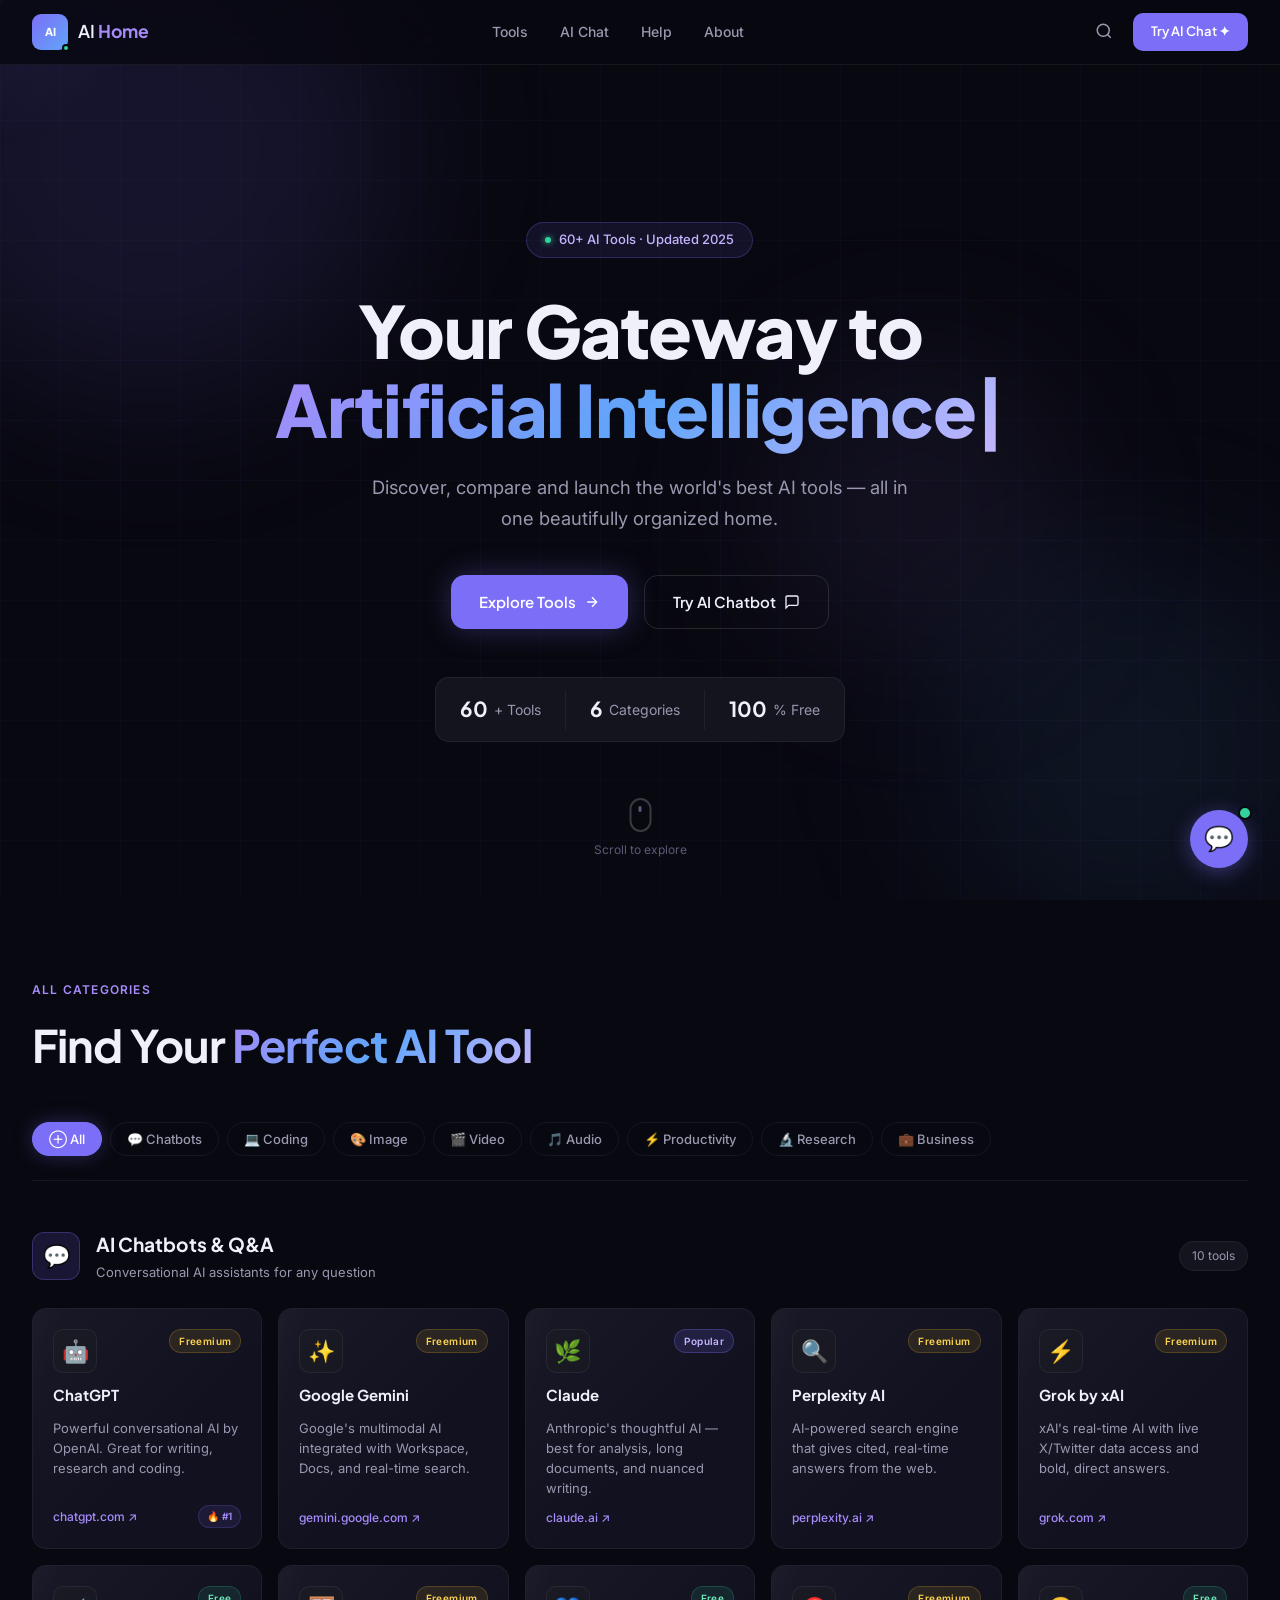
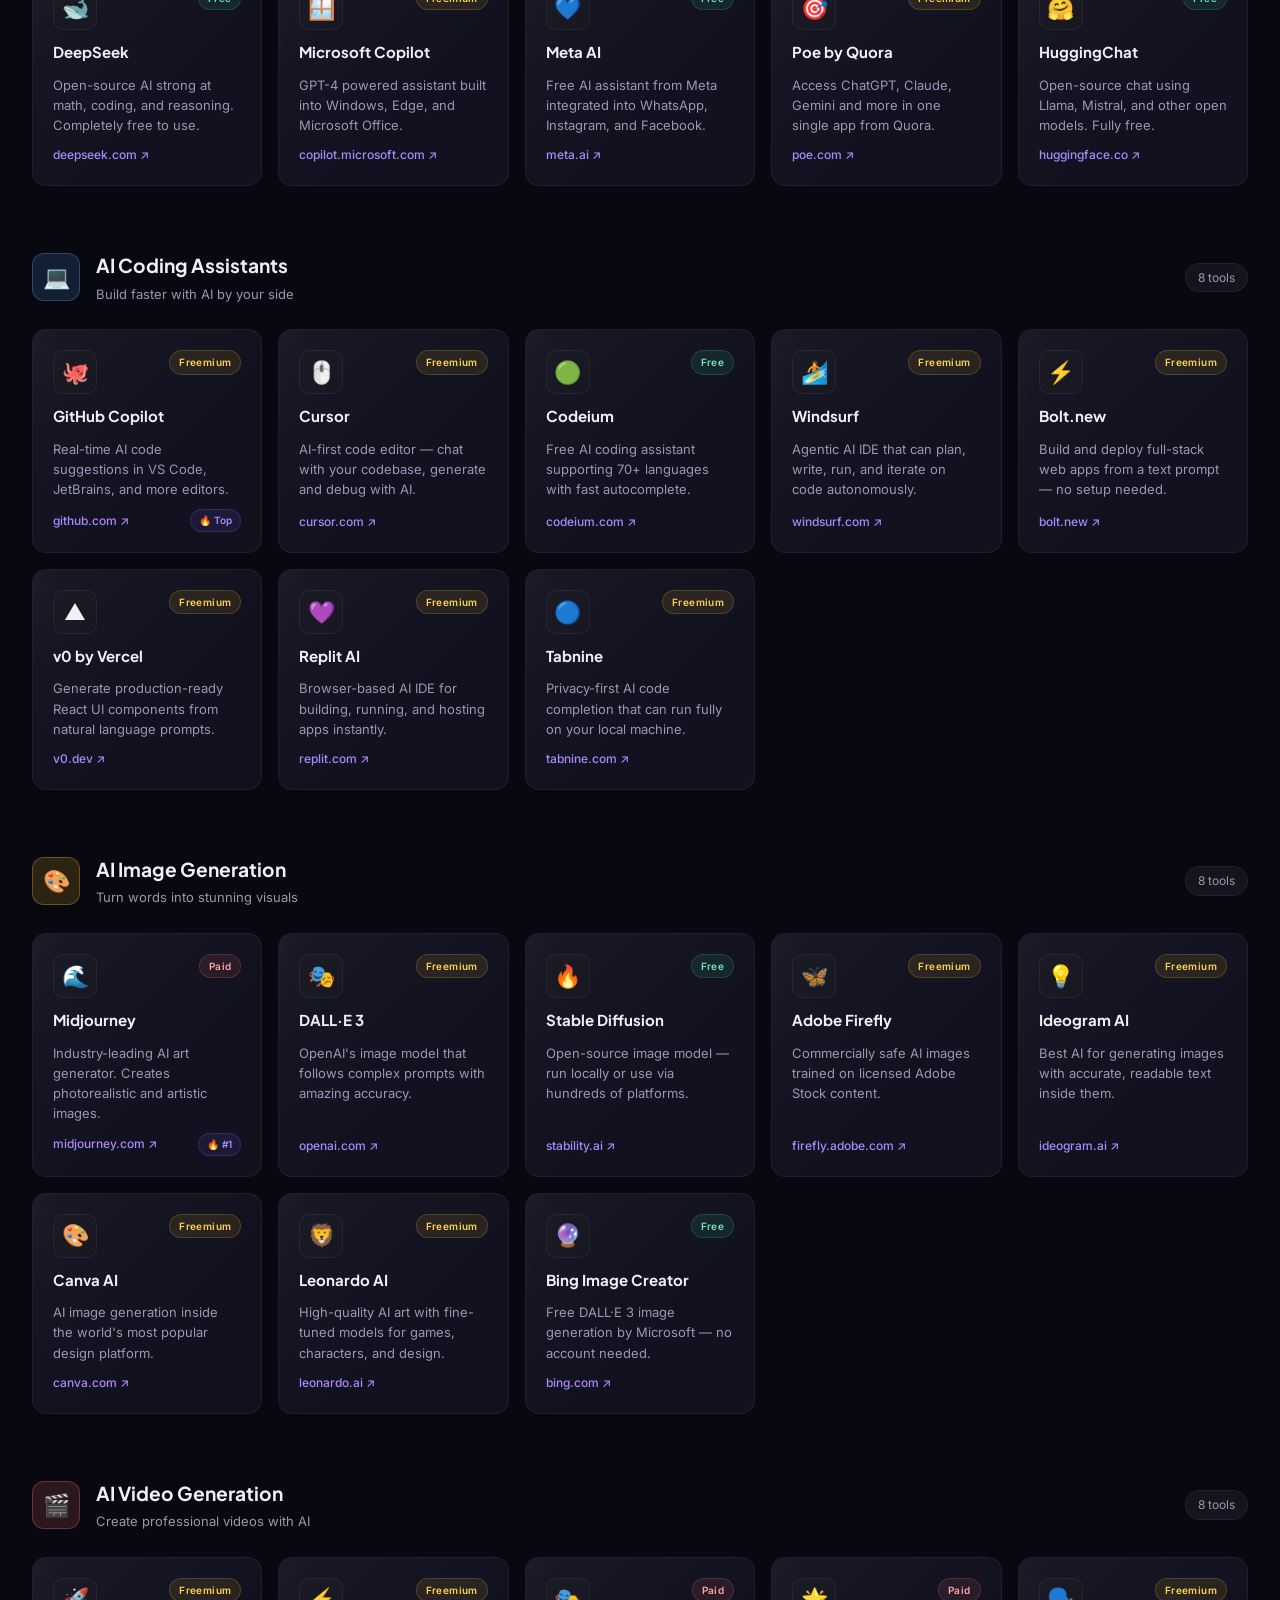
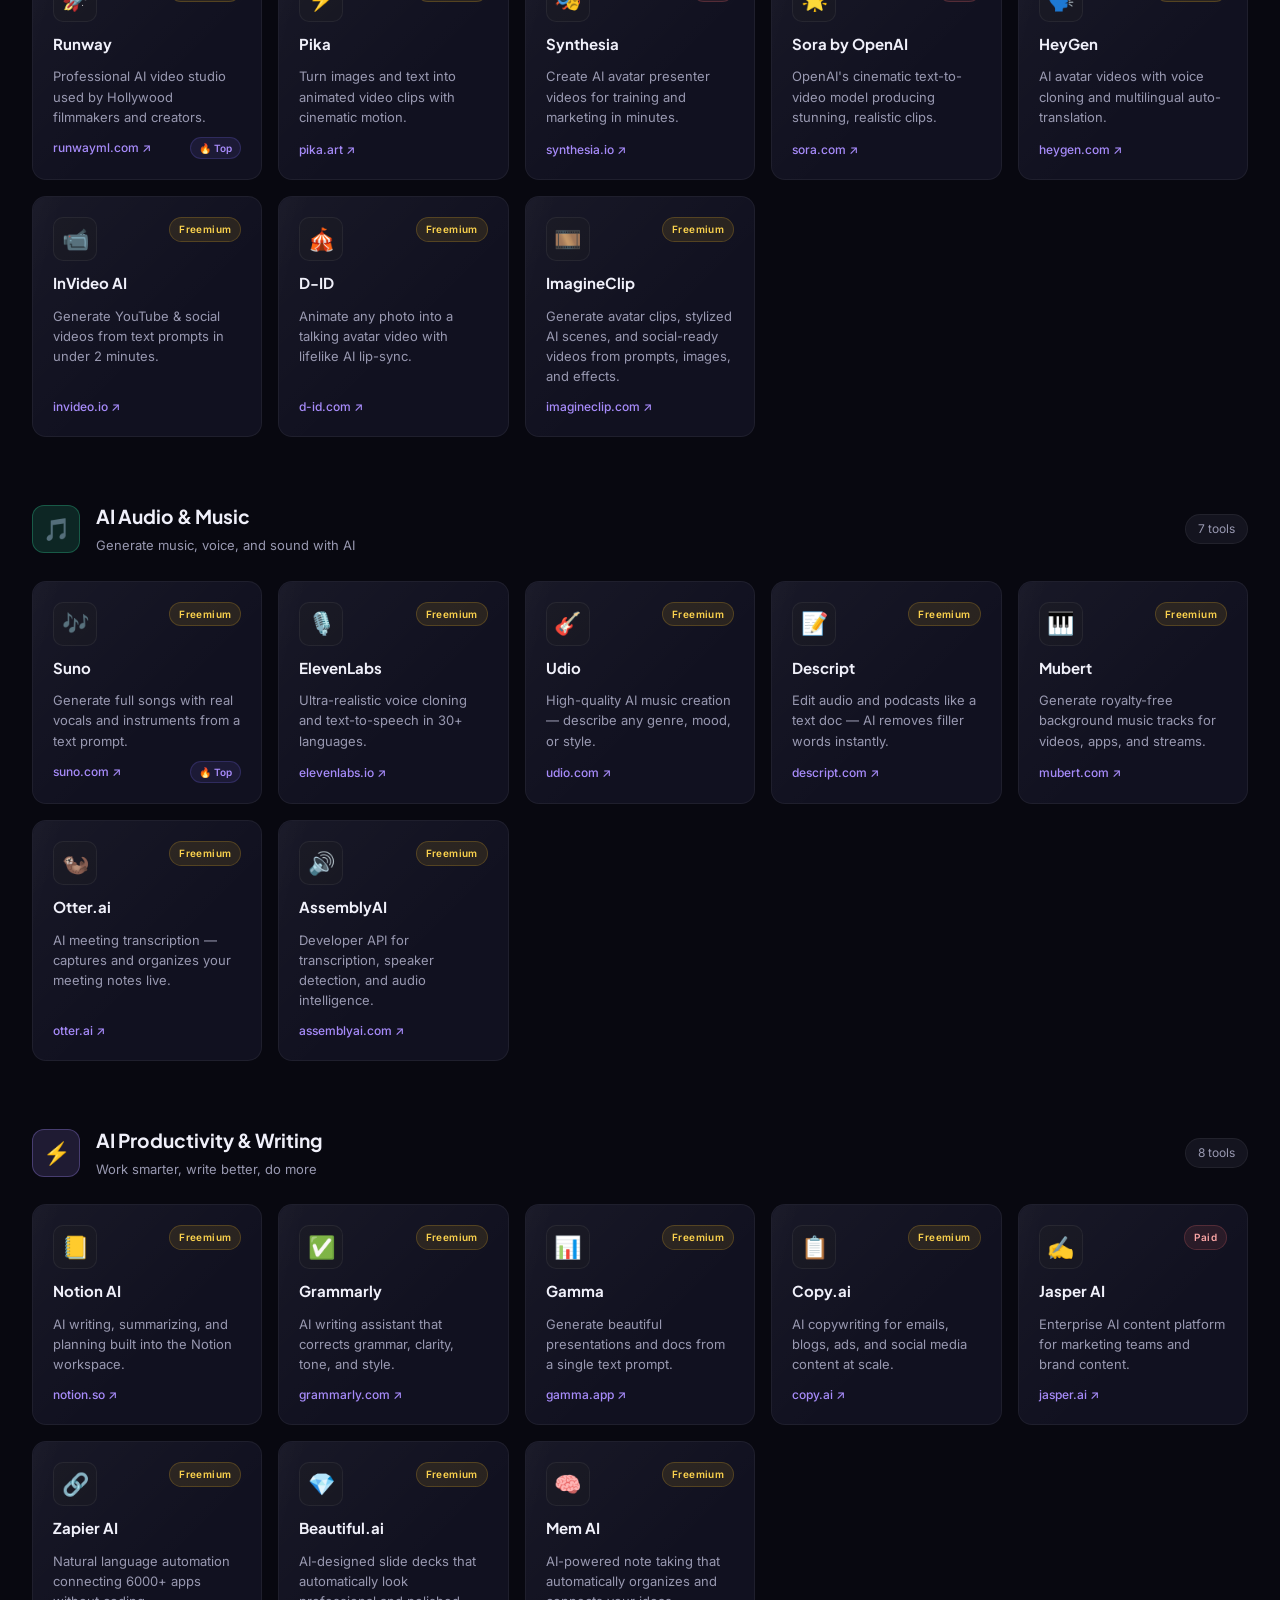
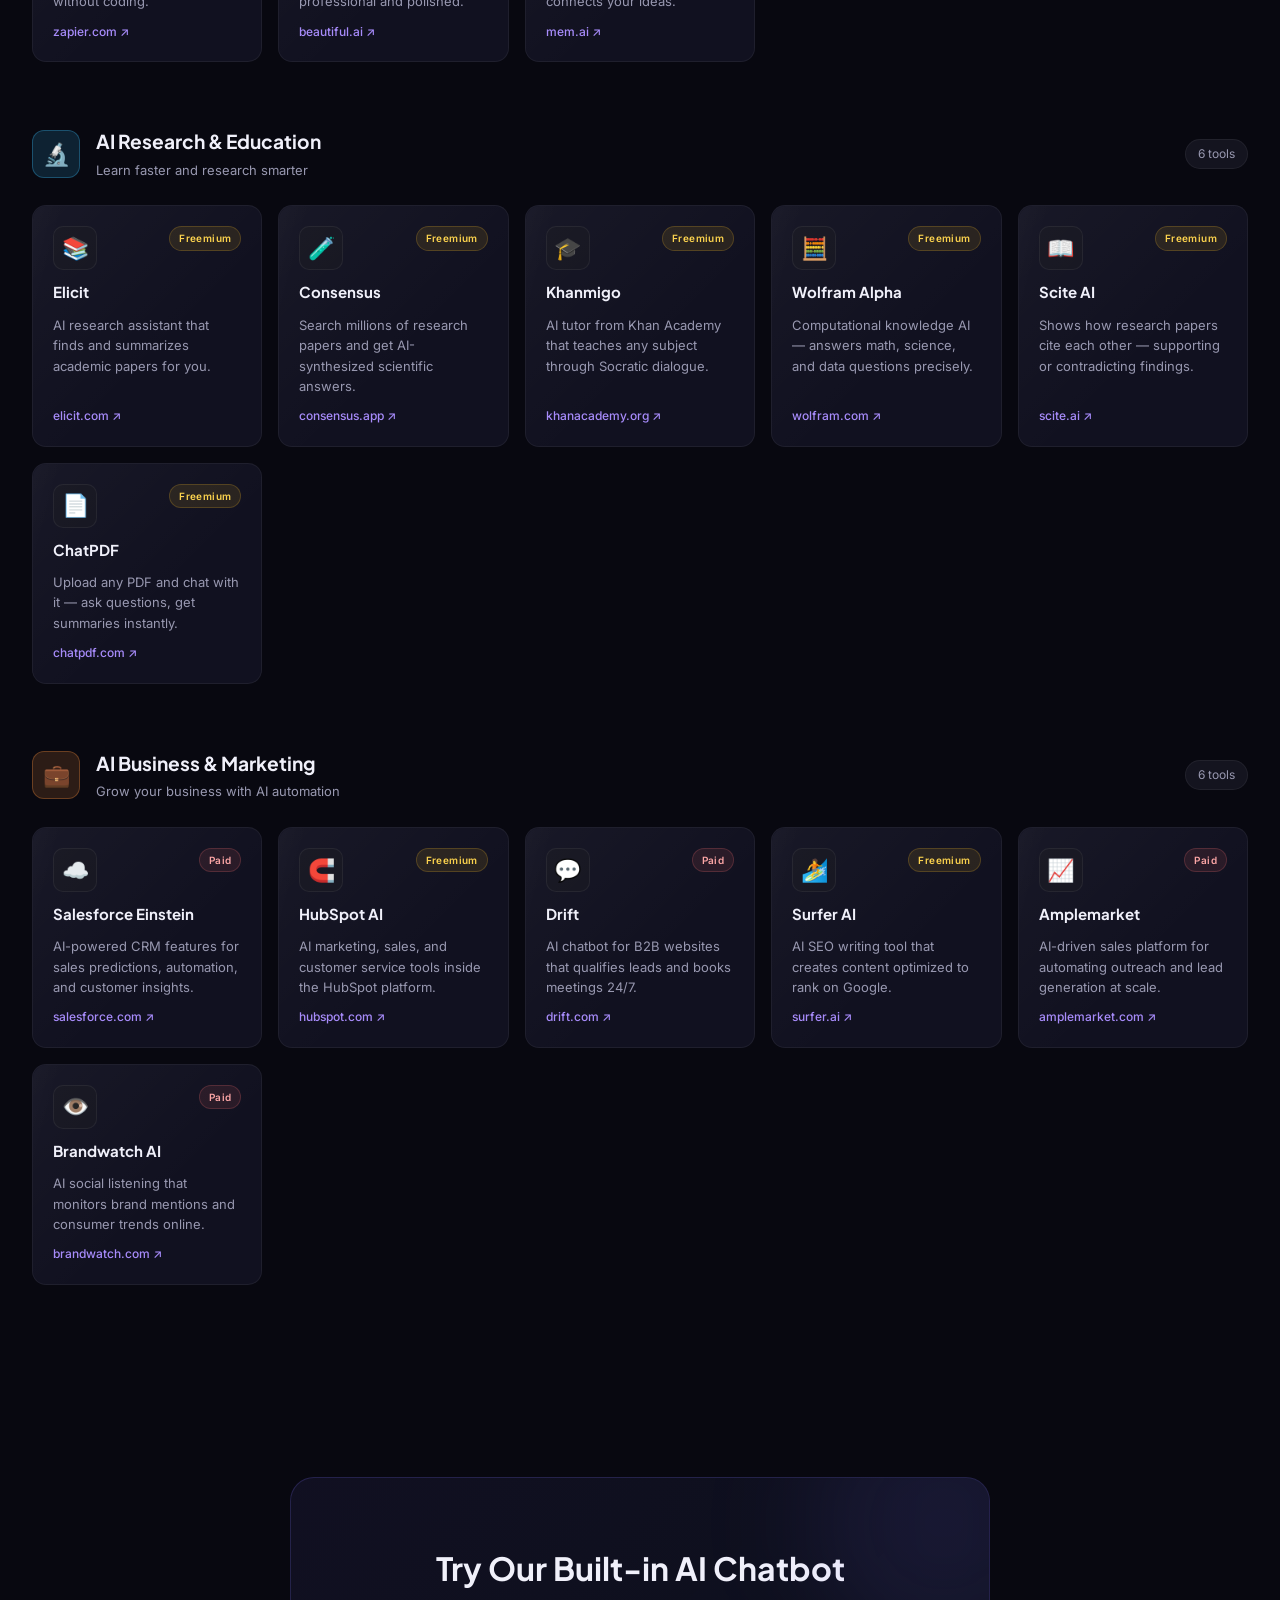
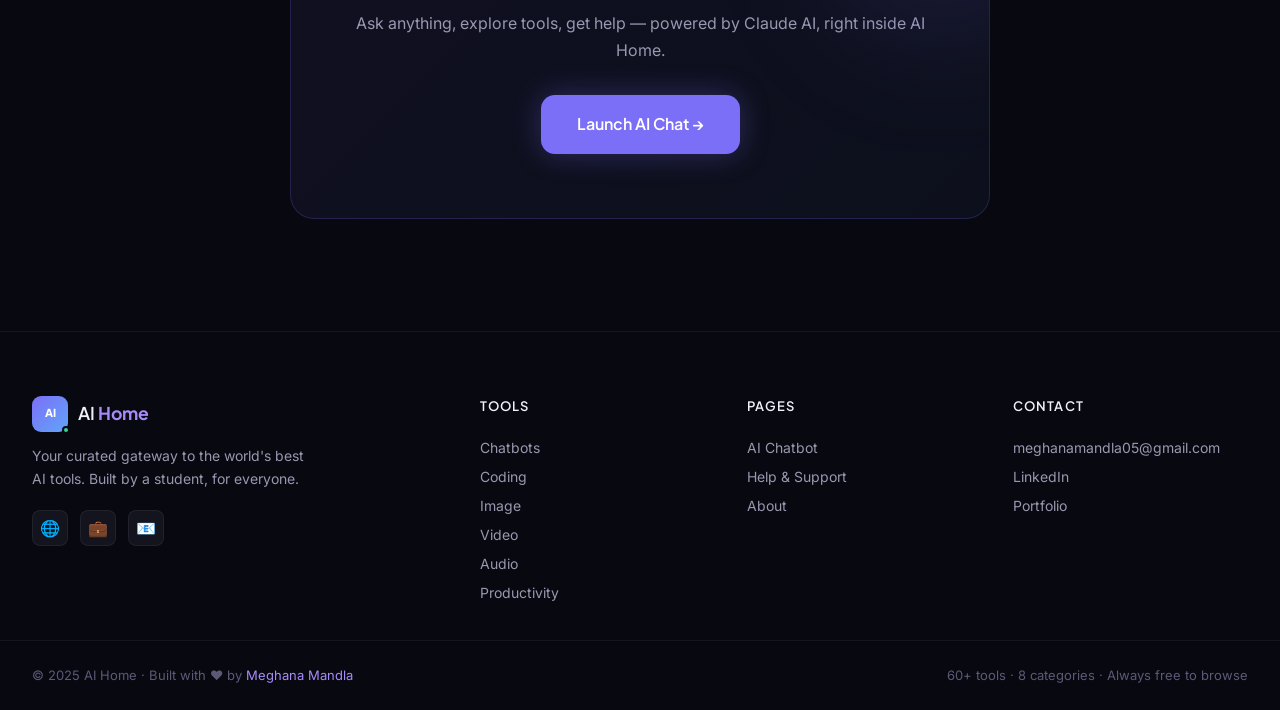
<file: index.html>
<!DOCTYPE html>
<html lang="en">
<head>
<meta charset="UTF-8">
<meta name="viewport" content="width=device-width, initial-scale=1.0">
<title>AI Home – All AI Tools in One Place</title>
<meta name="description" content="AI Home – The ultimate directory of AI tools. Chatbots, coding assistants, image generators, video, audio, productivity tools and more.">
<link rel="icon" href="data:image/svg+xml,<svg xmlns='http://www.w3.org/2000/svg' viewBox='0 0 100 100'><text y='.9em' font-size='90'>🏠</text></svg>">
<link href="https://fonts.googleapis.com/css2?family=Inter:wght@400;500;600;700&family=Plus+Jakarta+Sans:wght@400;500;600;700;800&display=swap" rel="stylesheet">
<link rel="stylesheet" href="css/style.css">
<link rel="stylesheet" href="css/animations.css">
</head>
<body>

<!-- PARTICLE CANVAS -->
<canvas id="particleCanvas"></canvas>

<!-- CURSOR GLOW -->
<div class="cursor-glow" id="cursorGlow"></div>

<!-- NAV -->
<nav id="navbar">
  <div class="nav-inner">
    <a href="index.html" class="nav-logo">
      <div class="logo-icon">
        <span class="logo-ai">AI</span>
        <span class="logo-dot"></span>
      </div>
      <span class="logo-text">AI <strong>Home</strong></span>
    </a>
    <div class="nav-center">
      <a href="#tools" class="nav-link">Tools</a>
      <a href="pages/chatbot.html" class="nav-link">AI Chat</a>
      <a href="pages/help.html" class="nav-link">Help</a>
      <a href="pages/about.html" class="nav-link">About</a>
    </div>
    <div class="nav-right">
      <button class="search-toggle" id="searchToggle" aria-label="Search">
        <svg width="18" height="18" viewBox="0 0 24 24" fill="none" stroke="currentColor" stroke-width="2"><circle cx="11" cy="11" r="8"/><path d="m21 21-4.35-4.35"/></svg>
      </button>
      <a href="pages/chatbot.html" class="btn-nav">Try AI Chat ✦</a>
      <button class="hamburger" id="hamburger">
        <span></span><span></span><span></span>
      </button>
    </div>
  </div>
  <!-- MOBILE MENU -->
  <div class="mobile-menu" id="mobileMenu">
    <a href="#tools">Tools</a>
    <a href="pages/chatbot.html">AI Chat</a>
    <a href="pages/help.html">Help & Support</a>
    <a href="pages/about.html">About</a>
  </div>
</nav>

<!-- SEARCH OVERLAY -->
<div class="search-overlay" id="searchOverlay">
  <div class="search-box">
    <input type="text" id="globalSearch" placeholder="Search 60+ AI tools…" autocomplete="off" />
    <button class="search-close" id="searchClose">✕</button>
  </div>
  <div id="searchResults" class="search-results"></div>
</div>

<!-- HERO -->
<section class="hero">
  <div class="hero-bg-grid"></div>
  <div class="hero-orb hero-orb-1"></div>
  <div class="hero-orb hero-orb-2"></div>
  <div class="hero-orb hero-orb-3"></div>
  <div class="hero-content">
    <div class="hero-badge animate-fade-up delay-1">
      <span class="badge-dot"></span>
      60+ AI Tools · Updated 2025
    </div>
    <h1 class="hero-title animate-fade-up delay-2">
      Your Gateway to<br>
      <span class="gradient-text" id="typedText"></span>
    </h1>
    <p class="hero-sub animate-fade-up delay-3">
      Discover, compare and launch the world's best AI tools — all in one beautifully organized home.
    </p>
    <div class="hero-actions animate-fade-up delay-4">
      <a href="#tools" class="btn-primary">
        Explore Tools
        <svg width="16" height="16" viewBox="0 0 24 24" fill="none" stroke="currentColor" stroke-width="2"><path d="M5 12h14M12 5l7 7-7 7"/></svg>
      </a>
      <a href="pages/chatbot.html" class="btn-ghost">
        Try AI Chatbot
        <svg width="16" height="16" viewBox="0 0 24 24" fill="none" stroke="currentColor" stroke-width="2"><path d="M21 15a2 2 0 0 1-2 2H7l-4 4V5a2 2 0 0 1 2-2h14a2 2 0 0 1 2 2z"/></svg>
      </a>
    </div>
    <!-- STATS -->
    <div class="hero-stats animate-fade-up delay-5">
      <div class="stat-pill"><span class="stat-num" data-target="60">0</span><span>+ Tools</span></div>
      <div class="stat-divider"></div>
      <div class="stat-pill"><span class="stat-num" data-target="6">0</span><span> Categories</span></div>
      <div class="stat-divider"></div>
      <div class="stat-pill"><span class="stat-num" data-target="100">0</span><span>% Free</span></div>
    </div>
  </div>
  <div class="hero-scroll-hint">
    <div class="scroll-mouse">
      <div class="scroll-wheel"></div>
    </div>
    <span>Scroll to explore</span>
  </div>
</section>

<!-- FILTER + TOOLS -->
<section class="tools-section" id="tools">
  <div class="container">
    <div class="section-label animate-on-scroll">All Categories</div>
    <h2 class="section-heading animate-on-scroll">Find Your <span class="gradient-text">Perfect AI Tool</span></h2>

    <!-- FILTER TABS -->
    <div class="filter-bar animate-on-scroll">
      <button class="filter-btn active" data-cat="all">⊕ All</button>
      <button class="filter-btn" data-cat="chatbot">💬 Chatbots</button>
      <button class="filter-btn" data-cat="coding">💻 Coding</button>
      <button class="filter-btn" data-cat="image">🎨 Image</button>
      <button class="filter-btn" data-cat="video">🎬 Video</button>
      <button class="filter-btn" data-cat="audio">🎵 Audio</button>
      <button class="filter-btn" data-cat="productivity">⚡ Productivity</button>
      <button class="filter-btn" data-cat="research">🔬 Research</button>
      <button class="filter-btn" data-cat="business">💼 Business</button>
    </div>

    <!-- TOOL SECTIONS -->
    <div id="allToolSections">

      <!-- CHATBOTS -->
      <div class="tool-section" data-section="chatbot">
        <div class="tool-section-header">
          <div class="section-icon-wrap" style="--c:#7c6ff7">💬</div>
          <div>
            <h3>AI Chatbots & Q&A</h3>
            <p>Conversational AI assistants for any question</p>
          </div>
          <span class="count-badge">10 tools</span>
        </div>
        <div class="tools-grid" id="grid-chatbot">
          <a class="tool-card" href="https://chatgpt.com" target="_blank" data-cat="chatbot" data-name="ChatGPT" data-desc="Powerful conversational AI by OpenAI. Great for writing, research and coding.">
            <div class="card-shine"></div>
            <div class="card-top"><div class="tool-icon">🤖</div><span class="badge freemium">Freemium</span></div>
            <div class="tool-name">ChatGPT</div>
            <div class="tool-desc">Powerful conversational AI by OpenAI. Great for writing, research and coding.</div>
            <div class="card-footer"><span class="visit-link">chatgpt.com ↗</span><span class="hot-tag">🔥 #1</span></div>
          </a>
          <a class="tool-card" href="https://gemini.google.com" target="_blank" data-cat="chatbot" data-name="Google Gemini" data-desc="Google's multimodal AI integrated with Workspace, Docs, and real-time search.">
            <div class="card-shine"></div>
            <div class="card-top"><div class="tool-icon">✨</div><span class="badge freemium">Freemium</span></div>
            <div class="tool-name">Google Gemini</div>
            <div class="tool-desc">Google's multimodal AI integrated with Workspace, Docs, and real-time search.</div>
            <div class="card-footer"><span class="visit-link">gemini.google.com ↗</span></div>
          </a>
          <a class="tool-card" href="https://claude.ai" target="_blank" data-cat="chatbot" data-name="Claude" data-desc="Anthropic's thoughtful AI — best for analysis, long documents, and nuanced writing.">
            <div class="card-shine"></div>
            <div class="card-top"><div class="tool-icon">🌿</div><span class="badge popular">Popular</span></div>
            <div class="tool-name">Claude</div>
            <div class="tool-desc">Anthropic's thoughtful AI — best for analysis, long documents, and nuanced writing.</div>
            <div class="card-footer"><span class="visit-link">claude.ai ↗</span></div>
          </a>
          <a class="tool-card" href="https://www.perplexity.ai" target="_blank" data-cat="chatbot" data-name="Perplexity AI" data-desc="AI-powered search engine that gives cited, real-time answers from the web.">
            <div class="card-shine"></div>
            <div class="card-top"><div class="tool-icon">🔍</div><span class="badge freemium">Freemium</span></div>
            <div class="tool-name">Perplexity AI</div>
            <div class="tool-desc">AI-powered search engine that gives cited, real-time answers from the web.</div>
            <div class="card-footer"><span class="visit-link">perplexity.ai ↗</span></div>
          </a>
          <a class="tool-card" href="https://grok.com" target="_blank" data-cat="chatbot" data-name="Grok" data-desc="xAI's real-time AI with live X/Twitter data access and bold, direct answers.">
            <div class="card-shine"></div>
            <div class="card-top"><div class="tool-icon">⚡</div><span class="badge freemium">Freemium</span></div>
            <div class="tool-name">Grok by xAI</div>
            <div class="tool-desc">xAI's real-time AI with live X/Twitter data access and bold, direct answers.</div>
            <div class="card-footer"><span class="visit-link">grok.com ↗</span></div>
          </a>
          <a class="tool-card" href="https://deepseek.com" target="_blank" data-cat="chatbot" data-name="DeepSeek" data-desc="Open-source AI strong at math, coding, and reasoning. Completely free to use.">
            <div class="card-shine"></div>
            <div class="card-top"><div class="tool-icon">🐋</div><span class="badge free">Free</span></div>
            <div class="tool-name">DeepSeek</div>
            <div class="tool-desc">Open-source AI strong at math, coding, and reasoning. Completely free to use.</div>
            <div class="card-footer"><span class="visit-link">deepseek.com ↗</span></div>
          </a>
          <a class="tool-card" href="https://copilot.microsoft.com" target="_blank" data-cat="chatbot" data-name="Microsoft Copilot" data-desc="GPT-4 powered assistant built into Windows, Edge, and Microsoft Office.">
            <div class="card-shine"></div>
            <div class="card-top"><div class="tool-icon">🪟</div><span class="badge freemium">Freemium</span></div>
            <div class="tool-name">Microsoft Copilot</div>
            <div class="tool-desc">GPT-4 powered assistant built into Windows, Edge, and Microsoft Office.</div>
            <div class="card-footer"><span class="visit-link">copilot.microsoft.com ↗</span></div>
          </a>
          <a class="tool-card" href="https://www.meta.ai" target="_blank" data-cat="chatbot" data-name="Meta AI" data-desc="Free AI assistant from Meta integrated into WhatsApp, Instagram, and Facebook.">
            <div class="card-shine"></div>
            <div class="card-top"><div class="tool-icon">💙</div><span class="badge free">Free</span></div>
            <div class="tool-name">Meta AI</div>
            <div class="tool-desc">Free AI assistant from Meta integrated into WhatsApp, Instagram, and Facebook.</div>
            <div class="card-footer"><span class="visit-link">meta.ai ↗</span></div>
          </a>
          <a class="tool-card" href="https://poe.com" target="_blank" data-cat="chatbot" data-name="Poe by Quora" data-desc="Access ChatGPT, Claude, Gemini and more in one single app from Quora.">
            <div class="card-shine"></div>
            <div class="card-top"><div class="tool-icon">🎯</div><span class="badge freemium">Freemium</span></div>
            <div class="tool-name">Poe by Quora</div>
            <div class="tool-desc">Access ChatGPT, Claude, Gemini and more in one single app from Quora.</div>
            <div class="card-footer"><span class="visit-link">poe.com ↗</span></div>
          </a>
          <a class="tool-card" href="https://huggingface.co/chat" target="_blank" data-cat="chatbot" data-name="HuggingChat" data-desc="Open-source chat using Llama, Mistral, and other open models. Fully free.">
            <div class="card-shine"></div>
            <div class="card-top"><div class="tool-icon">🤗</div><span class="badge free">Free</span></div>
            <div class="tool-name">HuggingChat</div>
            <div class="tool-desc">Open-source chat using Llama, Mistral, and other open models. Fully free.</div>
            <div class="card-footer"><span class="visit-link">huggingface.co ↗</span></div>
          </a>
        </div>
      </div>

      <!-- CODING -->
      <div class="tool-section" data-section="coding">
        <div class="tool-section-header">
          <div class="section-icon-wrap" style="--c:#60a5fa">💻</div>
          <div><h3>AI Coding Assistants</h3><p>Build faster with AI by your side</p></div>
          <span class="count-badge">8 tools</span>
        </div>
        <div class="tools-grid" id="grid-coding">
          <a class="tool-card" href="https://github.com/features/copilot" target="_blank" data-cat="coding" data-name="GitHub Copilot" data-desc="Real-time AI code suggestions in VS Code, JetBrains, and more editors.">
            <div class="card-shine"></div>
            <div class="card-top"><div class="tool-icon">🐙</div><span class="badge freemium">Freemium</span></div>
            <div class="tool-name">GitHub Copilot</div>
            <div class="tool-desc">Real-time AI code suggestions in VS Code, JetBrains, and more editors.</div>
            <div class="card-footer"><span class="visit-link">github.com ↗</span><span class="hot-tag">🔥 Top</span></div>
          </a>
          <a class="tool-card" href="https://cursor.com" target="_blank" data-cat="coding" data-name="Cursor" data-desc="AI-first code editor — chat with your codebase, generate and debug with AI.">
            <div class="card-shine"></div>
            <div class="card-top"><div class="tool-icon">🖱️</div><span class="badge freemium">Freemium</span></div>
            <div class="tool-name">Cursor</div>
            <div class="tool-desc">AI-first code editor — chat with your codebase, generate and debug with AI.</div>
            <div class="card-footer"><span class="visit-link">cursor.com ↗</span></div>
          </a>
          <a class="tool-card" href="https://codeium.com" target="_blank" data-cat="coding" data-name="Codeium" data-desc="Free AI coding assistant supporting 70+ languages with fast autocomplete.">
            <div class="card-shine"></div>
            <div class="card-top"><div class="tool-icon">🟢</div><span class="badge free">Free</span></div>
            <div class="tool-name">Codeium</div>
            <div class="tool-desc">Free AI coding assistant supporting 70+ languages with fast autocomplete.</div>
            <div class="card-footer"><span class="visit-link">codeium.com ↗</span></div>
          </a>
          <a class="tool-card" href="https://windsurf.com" target="_blank" data-cat="coding" data-name="Windsurf" data-desc="Agentic AI IDE that can plan, write, run, and iterate on code autonomously.">
            <div class="card-shine"></div>
            <div class="card-top"><div class="tool-icon">🏄</div><span class="badge freemium">Freemium</span></div>
            <div class="tool-name">Windsurf</div>
            <div class="tool-desc">Agentic AI IDE that can plan, write, run, and iterate on code autonomously.</div>
            <div class="card-footer"><span class="visit-link">windsurf.com ↗</span></div>
          </a>
          <a class="tool-card" href="https://bolt.new" target="_blank" data-cat="coding" data-name="Bolt.new" data-desc="Build and deploy full-stack web apps from a text prompt — no setup needed.">
            <div class="card-shine"></div>
            <div class="card-top"><div class="tool-icon">⚡</div><span class="badge freemium">Freemium</span></div>
            <div class="tool-name">Bolt.new</div>
            <div class="tool-desc">Build and deploy full-stack web apps from a text prompt — no setup needed.</div>
            <div class="card-footer"><span class="visit-link">bolt.new ↗</span></div>
          </a>
          <a class="tool-card" href="https://v0.dev" target="_blank" data-cat="coding" data-name="v0 by Vercel" data-desc="Generate production-ready React UI components from natural language prompts.">
            <div class="card-shine"></div>
            <div class="card-top"><div class="tool-icon">▲</div><span class="badge freemium">Freemium</span></div>
            <div class="tool-name">v0 by Vercel</div>
            <div class="tool-desc">Generate production-ready React UI components from natural language prompts.</div>
            <div class="card-footer"><span class="visit-link">v0.dev ↗</span></div>
          </a>
          <a class="tool-card" href="https://replit.com" target="_blank" data-cat="coding" data-name="Replit AI" data-desc="Browser-based AI IDE for building, running, and hosting apps instantly.">
            <div class="card-shine"></div>
            <div class="card-top"><div class="tool-icon">💜</div><span class="badge freemium">Freemium</span></div>
            <div class="tool-name">Replit AI</div>
            <div class="tool-desc">Browser-based AI IDE for building, running, and hosting apps instantly.</div>
            <div class="card-footer"><span class="visit-link">replit.com ↗</span></div>
          </a>
          <a class="tool-card" href="https://tabnine.com" target="_blank" data-cat="coding" data-name="Tabnine" data-desc="Privacy-first AI code completion that can run fully on your local machine.">
            <div class="card-shine"></div>
            <div class="card-top"><div class="tool-icon">🔵</div><span class="badge freemium">Freemium</span></div>
            <div class="tool-name">Tabnine</div>
            <div class="tool-desc">Privacy-first AI code completion that can run fully on your local machine.</div>
            <div class="card-footer"><span class="visit-link">tabnine.com ↗</span></div>
          </a>
        </div>
      </div>

      <!-- IMAGE -->
      <div class="tool-section" data-section="image">
        <div class="tool-section-header">
          <div class="section-icon-wrap" style="--c:#fbbf24">🎨</div>
          <div><h3>AI Image Generation</h3><p>Turn words into stunning visuals</p></div>
          <span class="count-badge">8 tools</span>
        </div>
        <div class="tools-grid">
          <a class="tool-card" href="https://www.midjourney.com" target="_blank" data-cat="image" data-name="Midjourney" data-desc="Industry-leading AI art generator. Creates photorealistic and artistic images.">
            <div class="card-shine"></div>
            <div class="card-top"><div class="tool-icon">🌊</div><span class="badge paid">Paid</span></div>
            <div class="tool-name">Midjourney</div>
            <div class="tool-desc">Industry-leading AI art generator. Creates photorealistic and artistic images.</div>
            <div class="card-footer"><span class="visit-link">midjourney.com ↗</span><span class="hot-tag">🔥 #1</span></div>
          </a>
          <a class="tool-card" href="https://openai.com/dall-e-3" target="_blank" data-cat="image" data-name="DALL·E 3" data-desc="OpenAI's image model that follows complex prompts with amazing accuracy.">
            <div class="card-shine"></div>
            <div class="card-top"><div class="tool-icon">🎭</div><span class="badge freemium">Freemium</span></div>
            <div class="tool-name">DALL·E 3</div>
            <div class="tool-desc">OpenAI's image model that follows complex prompts with amazing accuracy.</div>
            <div class="card-footer"><span class="visit-link">openai.com ↗</span></div>
          </a>
          <a class="tool-card" href="https://stability.ai" target="_blank" data-cat="image" data-name="Stable Diffusion" data-desc="Open-source image model — run locally or use via hundreds of platforms.">
            <div class="card-shine"></div>
            <div class="card-top"><div class="tool-icon">🔥</div><span class="badge free">Free</span></div>
            <div class="tool-name">Stable Diffusion</div>
            <div class="tool-desc">Open-source image model — run locally or use via hundreds of platforms.</div>
            <div class="card-footer"><span class="visit-link">stability.ai ↗</span></div>
          </a>
          <a class="tool-card" href="https://firefly.adobe.com" target="_blank" data-cat="image" data-name="Adobe Firefly" data-desc="Commercially safe AI images trained on licensed Adobe Stock content.">
            <div class="card-shine"></div>
            <div class="card-top"><div class="tool-icon">🦋</div><span class="badge freemium">Freemium</span></div>
            <div class="tool-name">Adobe Firefly</div>
            <div class="tool-desc">Commercially safe AI images trained on licensed Adobe Stock content.</div>
            <div class="card-footer"><span class="visit-link">firefly.adobe.com ↗</span></div>
          </a>
          <a class="tool-card" href="https://ideogram.ai" target="_blank" data-cat="image" data-name="Ideogram AI" data-desc="Best AI for generating images with accurate, readable text inside them.">
            <div class="card-shine"></div>
            <div class="card-top"><div class="tool-icon">💡</div><span class="badge freemium">Freemium</span></div>
            <div class="tool-name">Ideogram AI</div>
            <div class="tool-desc">Best AI for generating images with accurate, readable text inside them.</div>
            <div class="card-footer"><span class="visit-link">ideogram.ai ↗</span></div>
          </a>
          <a class="tool-card" href="https://www.canva.com/ai-image-generator/" target="_blank" data-cat="image" data-name="Canva AI" data-desc="AI image generation inside the world's most popular design platform.">
            <div class="card-shine"></div>
            <div class="card-top"><div class="tool-icon">🎨</div><span class="badge freemium">Freemium</span></div>
            <div class="tool-name">Canva AI</div>
            <div class="tool-desc">AI image generation inside the world's most popular design platform.</div>
            <div class="card-footer"><span class="visit-link">canva.com ↗</span></div>
          </a>
          <a class="tool-card" href="https://leonardo.ai" target="_blank" data-cat="image" data-name="Leonardo AI" data-desc="High-quality AI art with fine-tuned models for games, characters, and design.">
            <div class="card-shine"></div>
            <div class="card-top"><div class="tool-icon">🦁</div><span class="badge freemium">Freemium</span></div>
            <div class="tool-name">Leonardo AI</div>
            <div class="tool-desc">High-quality AI art with fine-tuned models for games, characters, and design.</div>
            <div class="card-footer"><span class="visit-link">leonardo.ai ↗</span></div>
          </a>
          <a class="tool-card" href="https://www.bing.com/images/create" target="_blank" data-cat="image" data-name="Bing Image Creator" data-desc="Free DALL·E 3 image generation by Microsoft — no account needed.">
            <div class="card-shine"></div>
            <div class="card-top"><div class="tool-icon">🔮</div><span class="badge free">Free</span></div>
            <div class="tool-name">Bing Image Creator</div>
            <div class="tool-desc">Free DALL·E 3 image generation by Microsoft — no account needed.</div>
            <div class="card-footer"><span class="visit-link">bing.com ↗</span></div>
          </a>
        </div>
      </div>

      <!-- VIDEO -->
      <div class="tool-section" data-section="video">
        <div class="tool-section-header">
          <div class="section-icon-wrap" style="--c:#f87171">🎬</div>
          <div><h3>AI Video Generation</h3><p>Create professional videos with AI</p></div>
          <span class="count-badge">8 tools</span>
        </div>
        <div class="tools-grid">
          <a class="tool-card" href="https://runwayml.com" target="_blank" data-cat="video" data-name="Runway" data-desc="Professional AI video studio used by Hollywood filmmakers and creators.">
            <div class="card-shine"></div>
            <div class="card-top"><div class="tool-icon">🚀</div><span class="badge freemium">Freemium</span></div>
            <div class="tool-name">Runway</div>
            <div class="tool-desc">Professional AI video studio used by Hollywood filmmakers and creators.</div>
            <div class="card-footer"><span class="visit-link">runwayml.com ↗</span><span class="hot-tag">🔥 Top</span></div>
          </a>
          <a class="tool-card" href="https://pika.art" target="_blank" data-cat="video" data-name="Pika" data-desc="Turn images and text into animated video clips with cinematic motion.">
            <div class="card-shine"></div>
            <div class="card-top"><div class="tool-icon">⚡</div><span class="badge freemium">Freemium</span></div>
            <div class="tool-name">Pika</div>
            <div class="tool-desc">Turn images and text into animated video clips with cinematic motion.</div>
            <div class="card-footer"><span class="visit-link">pika.art ↗</span></div>
          </a>
          <a class="tool-card" href="https://www.synthesia.io" target="_blank" data-cat="video" data-name="Synthesia" data-desc="Create AI avatar presenter videos for training and marketing in minutes.">
            <div class="card-shine"></div>
            <div class="card-top"><div class="tool-icon">🎭</div><span class="badge paid">Paid</span></div>
            <div class="tool-name">Synthesia</div>
            <div class="tool-desc">Create AI avatar presenter videos for training and marketing in minutes.</div>
            <div class="card-footer"><span class="visit-link">synthesia.io ↗</span></div>
          </a>
          <a class="tool-card" href="https://sora.com" target="_blank" data-cat="video" data-name="Sora" data-desc="OpenAI's cinematic text-to-video model producing stunning, realistic clips.">
            <div class="card-shine"></div>
            <div class="card-top"><div class="tool-icon">🌟</div><span class="badge paid">Paid</span></div>
            <div class="tool-name">Sora by OpenAI</div>
            <div class="tool-desc">OpenAI's cinematic text-to-video model producing stunning, realistic clips.</div>
            <div class="card-footer"><span class="visit-link">sora.com ↗</span></div>
          </a>
          <a class="tool-card" href="https://www.heygen.com" target="_blank" data-cat="video" data-name="HeyGen" data-desc="AI avatar videos with voice cloning and multilingual auto-translation.">
            <div class="card-shine"></div>
            <div class="card-top"><div class="tool-icon">🗣️</div><span class="badge freemium">Freemium</span></div>
            <div class="tool-name">HeyGen</div>
            <div class="tool-desc">AI avatar videos with voice cloning and multilingual auto-translation.</div>
            <div class="card-footer"><span class="visit-link">heygen.com ↗</span></div>
          </a>
          <a class="tool-card" href="https://invideo.io" target="_blank" data-cat="video" data-name="InVideo AI" data-desc="Generate YouTube & social videos from text prompts in under 2 minutes.">
            <div class="card-shine"></div>
            <div class="card-top"><div class="tool-icon">📹</div><span class="badge freemium">Freemium</span></div>
            <div class="tool-name">InVideo AI</div>
            <div class="tool-desc">Generate YouTube & social videos from text prompts in under 2 minutes.</div>
            <div class="card-footer"><span class="visit-link">invideo.io ↗</span></div>
          </a>
          <a class="tool-card" href="https://www.d-id.com" target="_blank" data-cat="video" data-name="D-ID" data-desc="Animate any photo into a talking avatar video with lifelike AI lip-sync.">
            <div class="card-shine"></div>
            <div class="card-top"><div class="tool-icon">🎪</div><span class="badge freemium">Freemium</span></div>
            <div class="tool-name">D-ID</div>
            <div class="tool-desc">Animate any photo into a talking avatar video with lifelike AI lip-sync.</div>
            <div class="card-footer"><span class="visit-link">d-id.com ↗</span></div>
          </a>
          <a class="tool-card" href="https://imagineclip.com" target="_blank" data-cat="video" data-name="ImagineClip" data-desc="Generate avatar clips, stylized AI scenes, and social-ready videos from prompts, images, and effects.">
            <div class="card-shine"></div>
            <div class="card-top"><div class="tool-icon">🎞️</div><span class="badge freemium">Freemium</span></div>
            <div class="tool-name">ImagineClip</div>
            <div class="tool-desc">Generate avatar clips, stylized AI scenes, and social-ready videos from prompts, images, and effects.</div>
            <div class="card-footer"><span class="visit-link">imagineclip.com ↗</span></div>
          </a>
        </div>
      </div>

      <!-- AUDIO -->
      <div class="tool-section" data-section="audio">
        <div class="tool-section-header">
          <div class="section-icon-wrap" style="--c:#34d399">🎵</div>
          <div><h3>AI Audio & Music</h3><p>Generate music, voice, and sound with AI</p></div>
          <span class="count-badge">7 tools</span>
        </div>
        <div class="tools-grid">
          <a class="tool-card" href="https://suno.com" target="_blank" data-cat="audio" data-name="Suno" data-desc="Generate full songs with real vocals and instruments from a text prompt.">
            <div class="card-shine"></div>
            <div class="card-top"><div class="tool-icon">🎶</div><span class="badge freemium">Freemium</span></div>
            <div class="tool-name">Suno</div>
            <div class="tool-desc">Generate full songs with real vocals and instruments from a text prompt.</div>
            <div class="card-footer"><span class="visit-link">suno.com ↗</span><span class="hot-tag">🔥 Top</span></div>
          </a>
          <a class="tool-card" href="https://elevenlabs.io" target="_blank" data-cat="audio" data-name="ElevenLabs" data-desc="Ultra-realistic voice cloning and text-to-speech in 30+ languages.">
            <div class="card-shine"></div>
            <div class="card-top"><div class="tool-icon">🎙️</div><span class="badge freemium">Freemium</span></div>
            <div class="tool-name">ElevenLabs</div>
            <div class="tool-desc">Ultra-realistic voice cloning and text-to-speech in 30+ languages.</div>
            <div class="card-footer"><span class="visit-link">elevenlabs.io ↗</span></div>
          </a>
          <a class="tool-card" href="https://udio.com" target="_blank" data-cat="audio" data-name="Udio" data-desc="High-quality AI music creation — describe any genre, mood, or style.">
            <div class="card-shine"></div>
            <div class="card-top"><div class="tool-icon">🎸</div><span class="badge freemium">Freemium</span></div>
            <div class="tool-name">Udio</div>
            <div class="tool-desc">High-quality AI music creation — describe any genre, mood, or style.</div>
            <div class="card-footer"><span class="visit-link">udio.com ↗</span></div>
          </a>
          <a class="tool-card" href="https://www.descript.com" target="_blank" data-cat="audio" data-name="Descript" data-desc="Edit audio and podcasts like a text doc — AI removes filler words instantly.">
            <div class="card-shine"></div>
            <div class="card-top"><div class="tool-icon">📝</div><span class="badge freemium">Freemium</span></div>
            <div class="tool-name">Descript</div>
            <div class="tool-desc">Edit audio and podcasts like a text doc — AI removes filler words instantly.</div>
            <div class="card-footer"><span class="visit-link">descript.com ↗</span></div>
          </a>
          <a class="tool-card" href="https://mubert.com" target="_blank" data-cat="audio" data-name="Mubert" data-desc="Generate royalty-free background music tracks for videos, apps, and streams.">
            <div class="card-shine"></div>
            <div class="card-top"><div class="tool-icon">🎹</div><span class="badge freemium">Freemium</span></div>
            <div class="tool-name">Mubert</div>
            <div class="tool-desc">Generate royalty-free background music tracks for videos, apps, and streams.</div>
            <div class="card-footer"><span class="visit-link">mubert.com ↗</span></div>
          </a>
          <a class="tool-card" href="https://www.otter.ai" target="_blank" data-cat="audio" data-name="Otter.ai" data-desc="AI meeting transcription — captures and organizes your meeting notes live.">
            <div class="card-shine"></div>
            <div class="card-top"><div class="tool-icon">🦦</div><span class="badge freemium">Freemium</span></div>
            <div class="tool-name">Otter.ai</div>
            <div class="tool-desc">AI meeting transcription — captures and organizes your meeting notes live.</div>
            <div class="card-footer"><span class="visit-link">otter.ai ↗</span></div>
          </a>
          <a class="tool-card" href="https://www.assemblyai.com" target="_blank" data-cat="audio" data-name="AssemblyAI" data-desc="Developer API for transcription, speaker detection, and audio intelligence.">
            <div class="card-shine"></div>
            <div class="card-top"><div class="tool-icon">🔊</div><span class="badge freemium">Freemium</span></div>
            <div class="tool-name">AssemblyAI</div>
            <div class="tool-desc">Developer API for transcription, speaker detection, and audio intelligence.</div>
            <div class="card-footer"><span class="visit-link">assemblyai.com ↗</span></div>
          </a>
        </div>
      </div>

      <!-- PRODUCTIVITY -->
      <div class="tool-section" data-section="productivity">
        <div class="tool-section-header">
          <div class="section-icon-wrap" style="--c:#a78bfa">⚡</div>
          <div><h3>AI Productivity & Writing</h3><p>Work smarter, write better, do more</p></div>
          <span class="count-badge">8 tools</span>
        </div>
        <div class="tools-grid">
          <a class="tool-card" href="https://www.notion.so/product/ai" target="_blank" data-cat="productivity" data-name="Notion AI" data-desc="AI writing, summarizing, and planning built into the Notion workspace.">
            <div class="card-shine"></div>
            <div class="card-top"><div class="tool-icon">📒</div><span class="badge freemium">Freemium</span></div>
            <div class="tool-name">Notion AI</div>
            <div class="tool-desc">AI writing, summarizing, and planning built into the Notion workspace.</div>
            <div class="card-footer"><span class="visit-link">notion.so ↗</span></div>
          </a>
          <a class="tool-card" href="https://www.grammarly.com" target="_blank" data-cat="productivity" data-name="Grammarly" data-desc="AI writing assistant that corrects grammar, clarity, tone, and style.">
            <div class="card-shine"></div>
            <div class="card-top"><div class="tool-icon">✅</div><span class="badge freemium">Freemium</span></div>
            <div class="tool-name">Grammarly</div>
            <div class="tool-desc">AI writing assistant that corrects grammar, clarity, tone, and style.</div>
            <div class="card-footer"><span class="visit-link">grammarly.com ↗</span></div>
          </a>
          <a class="tool-card" href="https://gamma.app" target="_blank" data-cat="productivity" data-name="Gamma" data-desc="Generate beautiful presentations and docs from a single text prompt.">
            <div class="card-shine"></div>
            <div class="card-top"><div class="tool-icon">📊</div><span class="badge freemium">Freemium</span></div>
            <div class="tool-name">Gamma</div>
            <div class="tool-desc">Generate beautiful presentations and docs from a single text prompt.</div>
            <div class="card-footer"><span class="visit-link">gamma.app ↗</span></div>
          </a>
          <a class="tool-card" href="https://www.copy.ai" target="_blank" data-cat="productivity" data-name="Copy.ai" data-desc="AI copywriting for emails, blogs, ads, and social media content at scale.">
            <div class="card-shine"></div>
            <div class="card-top"><div class="tool-icon">📋</div><span class="badge freemium">Freemium</span></div>
            <div class="tool-name">Copy.ai</div>
            <div class="tool-desc">AI copywriting for emails, blogs, ads, and social media content at scale.</div>
            <div class="card-footer"><span class="visit-link">copy.ai ↗</span></div>
          </a>
          <a class="tool-card" href="https://www.jasper.ai" target="_blank" data-cat="productivity" data-name="Jasper AI" data-desc="Enterprise AI content platform for marketing teams and brand content.">
            <div class="card-shine"></div>
            <div class="card-top"><div class="tool-icon">✍️</div><span class="badge paid">Paid</span></div>
            <div class="tool-name">Jasper AI</div>
            <div class="tool-desc">Enterprise AI content platform for marketing teams and brand content.</div>
            <div class="card-footer"><span class="visit-link">jasper.ai ↗</span></div>
          </a>
          <a class="tool-card" href="https://zapier.com/ai" target="_blank" data-cat="productivity" data-name="Zapier AI" data-desc="Natural language automation connecting 6000+ apps without coding.">
            <div class="card-shine"></div>
            <div class="card-top"><div class="tool-icon">🔗</div><span class="badge freemium">Freemium</span></div>
            <div class="tool-name">Zapier AI</div>
            <div class="tool-desc">Natural language automation connecting 6000+ apps without coding.</div>
            <div class="card-footer"><span class="visit-link">zapier.com ↗</span></div>
          </a>
          <a class="tool-card" href="https://www.beautiful.ai" target="_blank" data-cat="productivity" data-name="Beautiful.ai" data-desc="AI-designed slide decks that automatically look professional and polished.">
            <div class="card-shine"></div>
            <div class="card-top"><div class="tool-icon">💎</div><span class="badge freemium">Freemium</span></div>
            <div class="tool-name">Beautiful.ai</div>
            <div class="tool-desc">AI-designed slide decks that automatically look professional and polished.</div>
            <div class="card-footer"><span class="visit-link">beautiful.ai ↗</span></div>
          </a>
          <a class="tool-card" href="https://www.mem.ai" target="_blank" data-cat="productivity" data-name="Mem AI" data-desc="AI-powered note taking that automatically organizes and connects your ideas.">
            <div class="card-shine"></div>
            <div class="card-top"><div class="tool-icon">🧠</div><span class="badge freemium">Freemium</span></div>
            <div class="tool-name">Mem AI</div>
            <div class="tool-desc">AI-powered note taking that automatically organizes and connects your ideas.</div>
            <div class="card-footer"><span class="visit-link">mem.ai ↗</span></div>
          </a>
        </div>
      </div>

      <!-- RESEARCH -->
      <div class="tool-section" data-section="research">
        <div class="tool-section-header">
          <div class="section-icon-wrap" style="--c:#38bdf8">🔬</div>
          <div><h3>AI Research & Education</h3><p>Learn faster and research smarter</p></div>
          <span class="count-badge">6 tools</span>
        </div>
        <div class="tools-grid">
          <a class="tool-card" href="https://elicit.com" target="_blank" data-cat="research" data-name="Elicit" data-desc="AI research assistant that finds and summarizes academic papers for you.">
            <div class="card-shine"></div>
            <div class="card-top"><div class="tool-icon">📚</div><span class="badge freemium">Freemium</span></div>
            <div class="tool-name">Elicit</div>
            <div class="tool-desc">AI research assistant that finds and summarizes academic papers for you.</div>
            <div class="card-footer"><span class="visit-link">elicit.com ↗</span></div>
          </a>
          <a class="tool-card" href="https://consensus.app" target="_blank" data-cat="research" data-name="Consensus" data-desc="Search millions of research papers and get AI-synthesized scientific answers.">
            <div class="card-shine"></div>
            <div class="card-top"><div class="tool-icon">🧪</div><span class="badge freemium">Freemium</span></div>
            <div class="tool-name">Consensus</div>
            <div class="tool-desc">Search millions of research papers and get AI-synthesized scientific answers.</div>
            <div class="card-footer"><span class="visit-link">consensus.app ↗</span></div>
          </a>
          <a class="tool-card" href="https://www.khanacademy.org/khan-labs" target="_blank" data-cat="research" data-name="Khanmigo" data-desc="AI tutor from Khan Academy that teaches any subject through Socratic dialogue.">
            <div class="card-shine"></div>
            <div class="card-top"><div class="tool-icon">🎓</div><span class="badge freemium">Freemium</span></div>
            <div class="tool-name">Khanmigo</div>
            <div class="tool-desc">AI tutor from Khan Academy that teaches any subject through Socratic dialogue.</div>
            <div class="card-footer"><span class="visit-link">khanacademy.org ↗</span></div>
          </a>
          <a class="tool-card" href="https://www.wolfram.com/wolfram-one/" target="_blank" data-cat="research" data-name="Wolfram Alpha" data-desc="Computational knowledge AI — answers math, science, and data questions precisely.">
            <div class="card-shine"></div>
            <div class="card-top"><div class="tool-icon">🧮</div><span class="badge freemium">Freemium</span></div>
            <div class="tool-name">Wolfram Alpha</div>
            <div class="tool-desc">Computational knowledge AI — answers math, science, and data questions precisely.</div>
            <div class="card-footer"><span class="visit-link">wolfram.com ↗</span></div>
          </a>
          <a class="tool-card" href="https://scite.ai" target="_blank" data-cat="research" data-name="Scite AI" data-desc="Shows how research papers cite each other — supporting or contradicting findings.">
            <div class="card-shine"></div>
            <div class="card-top"><div class="tool-icon">📖</div><span class="badge freemium">Freemium</span></div>
            <div class="tool-name">Scite AI</div>
            <div class="tool-desc">Shows how research papers cite each other — supporting or contradicting findings.</div>
            <div class="card-footer"><span class="visit-link">scite.ai ↗</span></div>
          </a>
          <a class="tool-card" href="https://www.chatpdf.com" target="_blank" data-cat="research" data-name="ChatPDF" data-desc="Upload any PDF and chat with it — ask questions, get summaries instantly.">
            <div class="card-shine"></div>
            <div class="card-top"><div class="tool-icon">📄</div><span class="badge freemium">Freemium</span></div>
            <div class="tool-name">ChatPDF</div>
            <div class="tool-desc">Upload any PDF and chat with it — ask questions, get summaries instantly.</div>
            <div class="card-footer"><span class="visit-link">chatpdf.com ↗</span></div>
          </a>
        </div>
      </div>

      <!-- BUSINESS -->
      <div class="tool-section" data-section="business">
        <div class="tool-section-header">
          <div class="section-icon-wrap" style="--c:#fb923c">💼</div>
          <div><h3>AI Business & Marketing</h3><p>Grow your business with AI automation</p></div>
          <span class="count-badge">6 tools</span>
        </div>
        <div class="tools-grid">
          <a class="tool-card" href="https://www.salesforce.com/artificial-intelligence/" target="_blank" data-cat="business" data-name="Salesforce Einstein" data-desc="AI-powered CRM features for sales predictions, automation, and customer insights.">
            <div class="card-shine"></div>
            <div class="card-top"><div class="tool-icon">☁️</div><span class="badge paid">Paid</span></div>
            <div class="tool-name">Salesforce Einstein</div>
            <div class="tool-desc">AI-powered CRM features for sales predictions, automation, and customer insights.</div>
            <div class="card-footer"><span class="visit-link">salesforce.com ↗</span></div>
          </a>
          <a class="tool-card" href="https://www.hubspot.com/artificial-intelligence" target="_blank" data-cat="business" data-name="HubSpot AI" data-desc="AI marketing, sales, and customer service tools inside the HubSpot platform.">
            <div class="card-shine"></div>
            <div class="card-top"><div class="tool-icon">🧲</div><span class="badge freemium">Freemium</span></div>
            <div class="tool-name">HubSpot AI</div>
            <div class="tool-desc">AI marketing, sales, and customer service tools inside the HubSpot platform.</div>
            <div class="card-footer"><span class="visit-link">hubspot.com ↗</span></div>
          </a>
          <a class="tool-card" href="https://www.drift.com" target="_blank" data-cat="business" data-name="Drift" data-desc="AI chatbot for B2B websites that qualifies leads and books meetings 24/7.">
            <div class="card-shine"></div>
            <div class="card-top"><div class="tool-icon">💬</div><span class="badge paid">Paid</span></div>
            <div class="tool-name">Drift</div>
            <div class="tool-desc">AI chatbot for B2B websites that qualifies leads and books meetings 24/7.</div>
            <div class="card-footer"><span class="visit-link">drift.com ↗</span></div>
          </a>
          <a class="tool-card" href="https://www.surfer.ai" target="_blank" data-cat="business" data-name="Surfer AI" data-desc="AI SEO writing tool that creates content optimized to rank on Google.">
            <div class="card-shine"></div>
            <div class="card-top"><div class="tool-icon">🏄</div><span class="badge freemium">Freemium</span></div>
            <div class="tool-name">Surfer AI</div>
            <div class="tool-desc">AI SEO writing tool that creates content optimized to rank on Google.</div>
            <div class="card-footer"><span class="visit-link">surfer.ai ↗</span></div>
          </a>
          <a class="tool-card" href="https://www.amplemarket.com" target="_blank" data-cat="business" data-name="Amplemarket" data-desc="AI-driven sales platform for automating outreach and lead generation at scale.">
            <div class="card-shine"></div>
            <div class="card-top"><div class="tool-icon">📈</div><span class="badge paid">Paid</span></div>
            <div class="tool-name">Amplemarket</div>
            <div class="tool-desc">AI-driven sales platform for automating outreach and lead generation at scale.</div>
            <div class="card-footer"><span class="visit-link">amplemarket.com ↗</span></div>
          </a>
          <a class="tool-card" href="https://www.brandwatch.com" target="_blank" data-cat="business" data-name="Brandwatch AI" data-desc="AI social listening that monitors brand mentions and consumer trends online.">
            <div class="card-shine"></div>
            <div class="card-top"><div class="tool-icon">👁️</div><span class="badge paid">Paid</span></div>
            <div class="tool-name">Brandwatch AI</div>
            <div class="tool-desc">AI social listening that monitors brand mentions and consumer trends online.</div>
            <div class="card-footer"><span class="visit-link">brandwatch.com ↗</span></div>
          </a>
        </div>
      </div>

    </div><!-- end allToolSections -->

    <div id="noResults" class="no-results hidden">
      <div class="no-results-icon">🔍</div>
      <h3>No tools found</h3>
      <p>Try a different keyword or browse by category above.</p>
    </div>
  </div>
</section>

<!-- CTA BANNER -->
<section class="cta-section">
  <div class="cta-inner">
    <div class="cta-orb"></div>
    <h2>Try Our Built-in AI Chatbot</h2>
    <p>Ask anything, explore tools, get help — powered by Claude AI, right inside AI Home.</p>
    <a href="pages/chatbot.html" class="btn-primary btn-large">Launch AI Chat →</a>
  </div>
</section>

<!-- FOOTER -->
<footer>
  <div class="footer-inner">
    <div class="footer-brand">
      <div class="nav-logo" style="margin-bottom:0.75rem;">
        <div class="logo-icon"><span class="logo-ai">AI</span><span class="logo-dot"></span></div>
        <span class="logo-text">AI <strong>Home</strong></span>
      </div>
      <p>Your curated gateway to the world's best AI tools. Built by a student, for everyone.</p>
      <div class="footer-social">
        <a href="https://meghanamandla.github.io/my-personnal-portfolio/" target="_blank" title="Portfolio">🌐</a>
        <a href="https://www.linkedin.com/in/meghana-mandla/" target="_blank" title="LinkedIn">💼</a>
        <a href="mailto:meghanamandla05@gmail.com" title="Email">📧</a>
      </div>
    </div>
    <div class="footer-links">
      <div class="footer-col">
        <h4>Tools</h4>
        <a href="#chatbot">Chatbots</a>
        <a href="#coding">Coding</a>
        <a href="#image">Image</a>
        <a href="#video">Video</a>
        <a href="#audio">Audio</a>
        <a href="#productivity">Productivity</a>
      </div>
      <div class="footer-col">
        <h4>Pages</h4>
        <a href="pages/chatbot.html">AI Chatbot</a>
        <a href="pages/help.html">Help & Support</a>
        <a href="pages/about.html">About</a>
      </div>
      <div class="footer-col">
        <h4>Contact</h4>
        <a href="mailto:meghanamandla05@gmail.com">meghanamandla05@gmail.com</a>
        <a href="https://www.linkedin.com/in/meghana-mandla/" target="_blank">LinkedIn</a>
        <a href="https://meghanamandla.github.io/my-personnal-portfolio/" target="_blank">Portfolio</a>
      </div>
    </div>
  </div>
  <div class="footer-bottom">
    <p>© 2025 AI Home · Built with ❤️ by <a href="https://meghanamandla.github.io/my-personnal-portfolio/" target="_blank">Meghana Mandla</a></p>
    <p>60+ tools · 8 categories · Always free to browse</p>
  </div>
</footer>

<!-- FLOATING CHAT BUTTON -->
<a href="pages/chatbot.html" class="float-chat-btn" title="Open AI Chat">
  <span class="float-chat-icon">💬</span>
  <span class="float-chat-pulse"></span>
</a>

<script src="js/particles.js"></script>
<script src="js/main.js"></script>
</body>
</html>
</file>
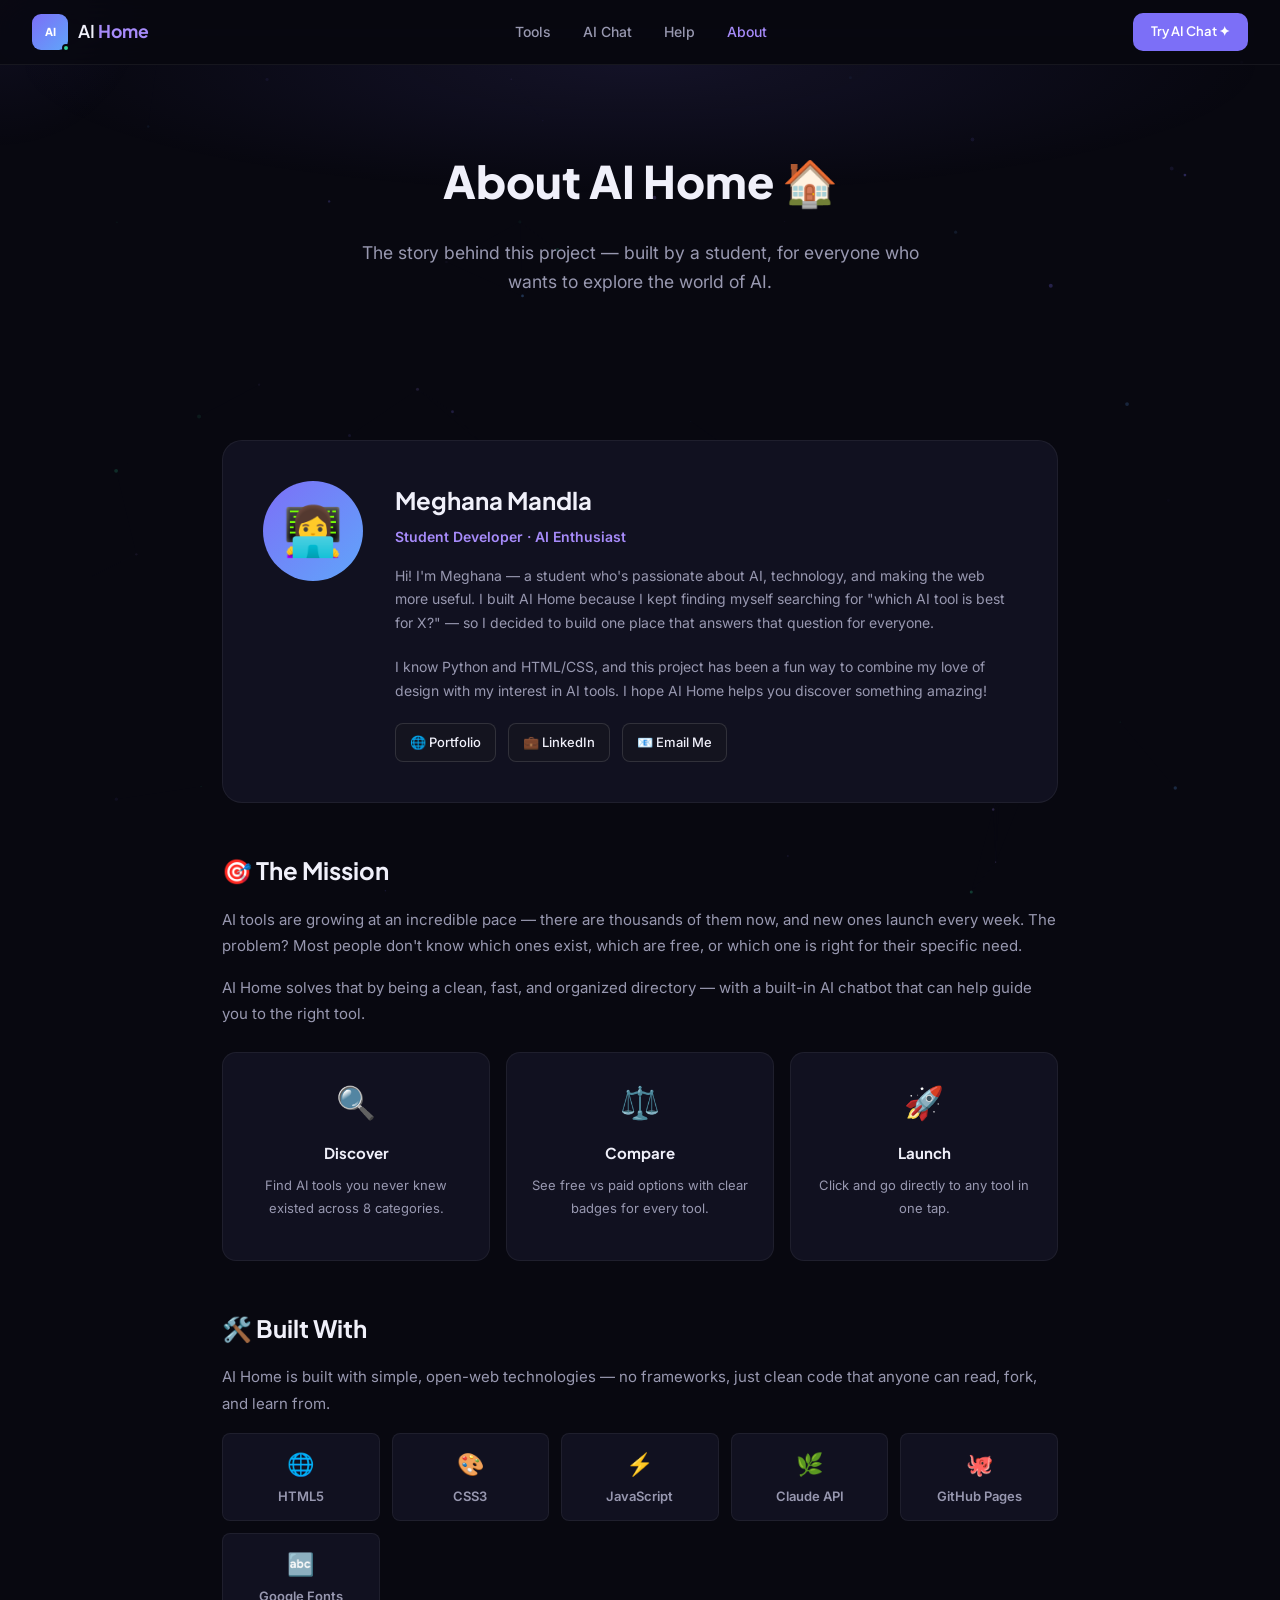
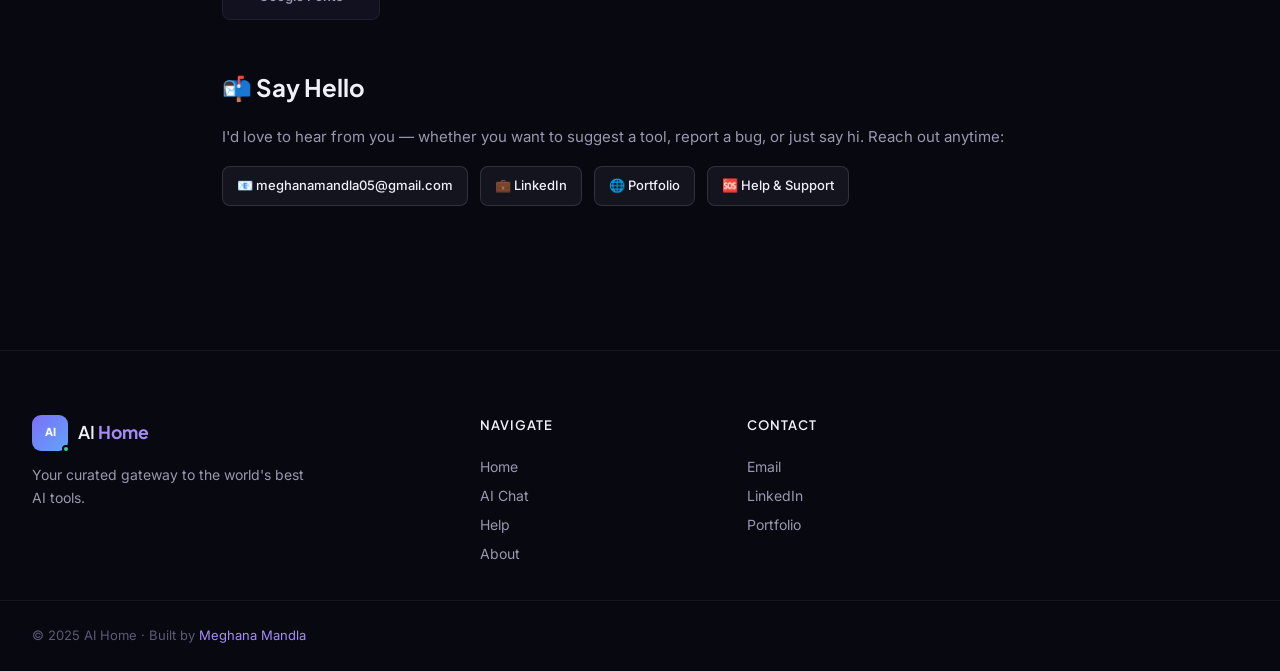
<file: about.html>
<!DOCTYPE html>
<html lang="en">
<head>
<meta charset="UTF-8">
<meta name="viewport" content="width=device-width, initial-scale=1.0">
<title>About – AI Home</title>
<link rel="icon" href="data:image/svg+xml,<svg xmlns='http://www.w3.org/2000/svg' viewBox='0 0 100 100'><text y='.9em' font-size='90'>👤</text></svg>">
<link href="https://fonts.googleapis.com/css2?family=Inter:wght@400;500;600;700&family=Plus+Jakarta+Sans:wght@400;500;600;700;800&display=swap" rel="stylesheet">
<link rel="stylesheet" href="../css/style.css">
<link rel="stylesheet" href="../css/animations.css">
<style>
.about-page { padding-top: 64px; }
.about-hero {
  padding: 5rem 2rem;
  text-align: center;
  position: relative;
  overflow: hidden;
}
.about-hero::before {
  content: '';
  position: absolute; inset: 0;
  background: radial-gradient(ellipse 70% 60% at 50% 0%, rgba(124,111,247,0.1) 0%, transparent 70%);
  pointer-events: none;
}
.about-hero h1 { font-family: var(--font-head); font-size: 2.8rem; font-weight: 800; color: var(--text); margin-bottom: 1.25rem; }
.about-hero p { color: var(--text2); font-size: 1.1rem; max-width: 600px; margin: 0 auto; }

.about-content { max-width: 900px; margin: 0 auto; padding: 4rem 2rem; }

.profile-card {
  background: var(--card);
  border: 1px solid var(--border);
  border-radius: var(--radius-lg);
  padding: 2.5rem;
  display: grid;
  grid-template-columns: auto 1fr;
  gap: 2rem;
  align-items: start;
  margin-bottom: 3rem;
}
.profile-avatar {
  width: 100px; height: 100px;
  border-radius: 50%;
  background: linear-gradient(135deg, var(--accent), #60a5fa);
  display: flex; align-items: center; justify-content: center;
  font-size: 3rem;
  flex-shrink: 0;
}
.profile-info h2 { font-family: var(--font-head); font-size: 1.5rem; font-weight: 700; color: var(--text); margin-bottom: 0.25rem; }
.profile-info .role { color: var(--accent2); font-size: 14px; font-weight: 600; margin-bottom: 1rem; }
.profile-info p { color: var(--text2); font-size: 14px; line-height: 1.7; margin-bottom: 1.25rem; }
.profile-links { display: flex; gap: 0.75rem; flex-wrap: wrap; }
.profile-link {
  display: inline-flex; align-items: center; gap: 6px;
  background: var(--bg3); border: 1px solid var(--border2);
  border-radius: 8px; padding: 8px 14px;
  font-size: 13px; font-weight: 500; color: var(--text);
  transition: all 0.2s; text-decoration: none;
}
.profile-link:hover { border-color: var(--accent); color: var(--accent2); }

.about-section { margin-bottom: 3rem; }
.about-section h2 { font-family: var(--font-head); font-size: 1.5rem; font-weight: 700; color: var(--text); margin-bottom: 1rem; }
.about-section p { color: var(--text2); font-size: 15px; line-height: 1.75; margin-bottom: 1rem; }

.tech-grid {
  display: grid; grid-template-columns: repeat(auto-fill, minmax(130px, 1fr));
  gap: 0.75rem; margin-top: 1rem;
}
.tech-item {
  background: var(--card); border: 1px solid var(--border);
  border-radius: var(--radius-sm); padding: 12px 14px;
  text-align: center; font-size: 13px; font-weight: 600; color: var(--text2);
  transition: all 0.2s;
}
.tech-item:hover { border-color: var(--accent); color: var(--accent2); }
.tech-item .t-icon { font-size: 22px; display: block; margin-bottom: 4px; }

.mission-cards {
  display: grid; grid-template-columns: repeat(3, 1fr); gap: 1rem;
  margin-top: 1.5rem;
}
.mission-card {
  background: var(--card); border: 1px solid var(--border);
  border-radius: var(--radius); padding: 1.5rem; text-align: center;
}
.mission-card .m-icon { font-size: 2rem; margin-bottom: 0.75rem; }
.mission-card h4 { font-family: var(--font-head); font-size: 15px; font-weight: 700; color: var(--text); margin-bottom: 0.5rem; }
.mission-card p { font-size: 13px; color: var(--text2); }

@media (max-width: 700px) {
  .profile-card { grid-template-columns: 1fr; text-align: center; }
  .profile-links { justify-content: center; }
  .mission-cards { grid-template-columns: 1fr; }
}
</style>
</head>
<body>
<canvas id="particleCanvas"></canvas>
<div class="cursor-glow" id="cursorGlow"></div>

<nav id="navbar">
  <div class="nav-inner">
    <a href="../index.html" class="nav-logo">
      <div class="logo-icon"><span class="logo-ai">AI</span><span class="logo-dot"></span></div>
      <span class="logo-text">AI <strong>Home</strong></span>
    </a>
    <div class="nav-center">
      <a href="../index.html#tools" class="nav-link">Tools</a>
      <a href="chatbot.html" class="nav-link">AI Chat</a>
      <a href="help.html" class="nav-link">Help</a>
      <a href="about.html" class="nav-link" style="color:var(--accent2)">About</a>
    </div>
    <div class="nav-right">
      <a href="chatbot.html" class="btn-nav">Try AI Chat ✦</a>
    </div>
  </div>
</nav>

<div class="about-page">
  <div class="about-hero">
    <h1 class="animate-fade-up delay-1">About AI Home 🏠</h1>
    <p class="animate-fade-up delay-2">The story behind this project — built by a student, for everyone who wants to explore the world of AI.</p>
  </div>

  <div class="about-content">

    <div class="profile-card animate-on-scroll">
      <div class="profile-avatar">👩‍💻</div>
      <div class="profile-info">
        <h2>Meghana Mandla</h2>
        <div class="role">Student Developer · AI Enthusiast</div>
        <p>Hi! I'm Meghana — a student who's passionate about AI, technology, and making the web more useful. I built AI Home because I kept finding myself searching for "which AI tool is best for X?" — so I decided to build one place that answers that question for everyone.</p>
        <p>I know Python and HTML/CSS, and this project has been a fun way to combine my love of design with my interest in AI tools. I hope AI Home helps you discover something amazing!</p>
        <div class="profile-links">
          <a class="profile-link" href="https://meghanamandla.github.io/my-personnal-portfolio/" target="_blank">🌐 Portfolio</a>
          <a class="profile-link" href="https://www.linkedin.com/in/meghana-mandla/" target="_blank">💼 LinkedIn</a>
          <a class="profile-link" href="mailto:meghanamandla05@gmail.com">📧 Email Me</a>
        </div>
      </div>
    </div>

    <div class="about-section animate-on-scroll">
      <h2>🎯 The Mission</h2>
      <p>AI tools are growing at an incredible pace — there are thousands of them now, and new ones launch every week. The problem? Most people don't know which ones exist, which are free, or which one is right for their specific need.</p>
      <p>AI Home solves that by being a clean, fast, and organized directory — with a built-in AI chatbot that can help guide you to the right tool.</p>
      <div class="mission-cards">
        <div class="mission-card">
          <div class="m-icon">🔍</div>
          <h4>Discover</h4>
          <p>Find AI tools you never knew existed across 8 categories.</p>
        </div>
        <div class="mission-card">
          <div class="m-icon">⚖️</div>
          <h4>Compare</h4>
          <p>See free vs paid options with clear badges for every tool.</p>
        </div>
        <div class="mission-card">
          <div class="m-icon">🚀</div>
          <h4>Launch</h4>
          <p>Click and go directly to any tool in one tap.</p>
        </div>
      </div>
    </div>

    <div class="about-section animate-on-scroll">
      <h2>🛠️ Built With</h2>
      <p>AI Home is built with simple, open-web technologies — no frameworks, just clean code that anyone can read, fork, and learn from.</p>
      <div class="tech-grid">
        <div class="tech-item"><span class="t-icon">🌐</span>HTML5</div>
        <div class="tech-item"><span class="t-icon">🎨</span>CSS3</div>
        <div class="tech-item"><span class="t-icon">⚡</span>JavaScript</div>
        <div class="tech-item"><span class="t-icon">🌿</span>Claude API</div>
        <div class="tech-item"><span class="t-icon">🐙</span>GitHub Pages</div>
        <div class="tech-item"><span class="t-icon">🔤</span>Google Fonts</div>
      </div>
    </div>

    <div class="about-section animate-on-scroll">
      <h2>📬 Say Hello</h2>
      <p>I'd love to hear from you — whether you want to suggest a tool, report a bug, or just say hi. Reach out anytime:</p>
      <div class="profile-links">
        <a class="profile-link" href="mailto:meghanamandla05@gmail.com">📧 meghanamandla05@gmail.com</a>
        <a class="profile-link" href="https://www.linkedin.com/in/meghana-mandla/" target="_blank">💼 LinkedIn</a>
        <a class="profile-link" href="https://meghanamandla.github.io/my-personnal-portfolio/" target="_blank">🌐 Portfolio</a>
        <a class="profile-link" href="help.html">🆘 Help & Support</a>
      </div>
    </div>

  </div>
</div>

<footer>
  <div class="footer-inner">
    <div class="footer-brand">
      <div class="nav-logo" style="margin-bottom:0.75rem">
        <div class="logo-icon"><span class="logo-ai">AI</span><span class="logo-dot"></span></div>
        <span class="logo-text">AI <strong>Home</strong></span>
      </div>
      <p>Your curated gateway to the world's best AI tools.</p>
    </div>
    <div class="footer-links">
      <div class="footer-col">
        <h4>Navigate</h4>
        <a href="../index.html">Home</a>
        <a href="chatbot.html">AI Chat</a>
        <a href="help.html">Help</a>
        <a href="about.html">About</a>
      </div>
      <div class="footer-col">
        <h4>Contact</h4>
        <a href="mailto:meghanamandla05@gmail.com">Email</a>
        <a href="https://www.linkedin.com/in/meghana-mandla/" target="_blank">LinkedIn</a>
        <a href="https://meghanamandla.github.io/my-personnal-portfolio/" target="_blank">Portfolio</a>
      </div>
    </div>
  </div>
  <div class="footer-bottom">
    <p>© 2025 AI Home · Built by <a href="https://meghanamandla.github.io/my-personnal-portfolio/" target="_blank">Meghana Mandla</a></p>
  </div>
</footer>

<script src="../js/particles.js"></script>
<script>
const cursorGlow = document.getElementById('cursorGlow');
if (cursorGlow) document.addEventListener('mousemove', e => {
  cursorGlow.style.left = e.clientX + 'px'; cursorGlow.style.top = e.clientY + 'px';
});
const navbar = document.getElementById('navbar');
if (navbar) window.addEventListener('scroll', () => navbar.classList.toggle('scrolled', window.scrollY > 30));
const obs = new IntersectionObserver(entries => {
  entries.forEach(e => { if (e.isIntersecting) { e.target.classList.add('visible'); obs.unobserve(e.target); } });
}, { threshold: 0.1 });
document.querySelectorAll('.animate-on-scroll').forEach(el => obs.observe(el));
</script>
</body>
</html>
</file>
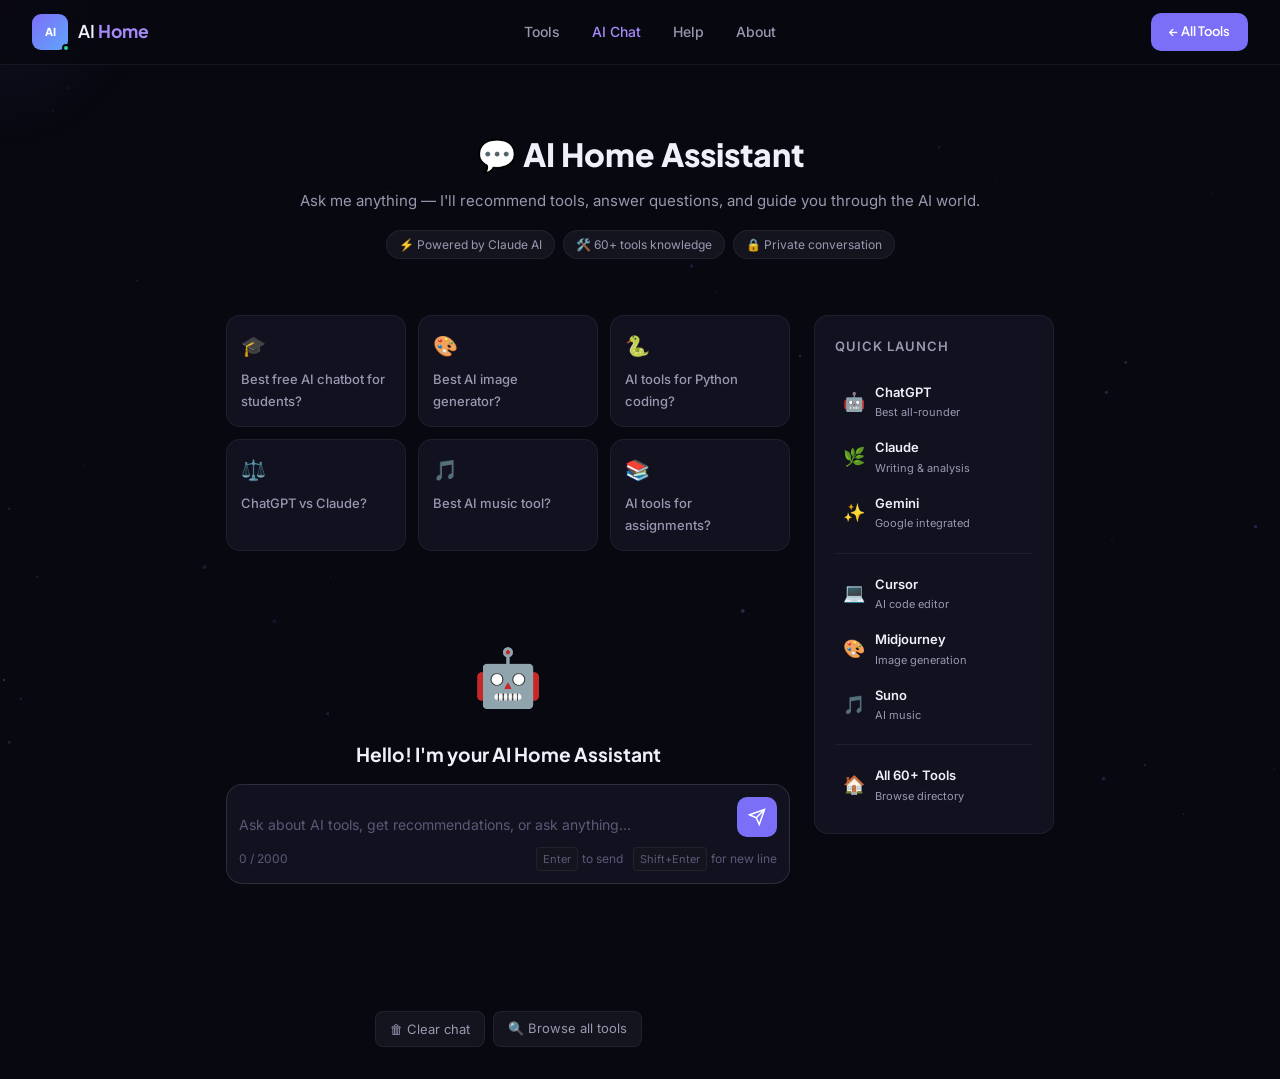
<file: chatbot.html>
<!DOCTYPE html>
<html lang="en">
<head>
<meta charset="UTF-8">
<meta name="viewport" content="width=device-width, initial-scale=1.0">
<title>AI Chat – AI Home</title>
<link rel="icon" href="data:image/svg+xml,<svg xmlns='http://www.w3.org/2000/svg' viewBox='0 0 100 100'><text y='.9em' font-size='90'>💬</text></svg>">
<link href="https://fonts.googleapis.com/css2?family=Inter:wght@400;500;600;700&family=Plus+Jakarta+Sans:wght@400;500;600;700;800&display=swap" rel="stylesheet">
<link rel="stylesheet" href="../css/style.css">
<link rel="stylesheet" href="../css/animations.css">
<style>
.chat-page {
  min-height: 100vh;
  padding-top: 64px;
  display: flex;
  flex-direction: column;
}
.chat-container {
  max-width: 860px;
  margin: 0 auto;
  padding: 2rem 1rem;
  flex: 1;
  display: flex;
  flex-direction: column;
  width: 100%;
}
.chat-header {
  text-align: center;
  margin-bottom: 2rem;
  padding: 2rem 0 1.5rem;
}
.chat-header h1 {
  font-family: var(--font-head);
  font-size: 2rem; font-weight: 800;
  color: var(--text);
  margin-bottom: 0.5rem;
}
.chat-header p { color: var(--text2); font-size: 15px; }
.chat-header .chat-badges {
  display: flex; gap: 0.5rem; justify-content: center; margin-top: 1rem; flex-wrap: wrap;
}
.chat-badge-item {
  display: inline-flex; align-items: center; gap: 5px;
  background: var(--bg3);
  border: 1px solid var(--border);
  border-radius: 999px;
  padding: 4px 12px; font-size: 12px; color: var(--text2);
}

/* SUGGESTIONS */
.suggestions-grid {
  display: grid;
  grid-template-columns: repeat(auto-fill, minmax(180px, 1fr));
  gap: 0.75rem;
  margin-bottom: 1.5rem;
}
.suggestion-card {
  background: var(--card);
  border: 1px solid var(--border);
  border-radius: var(--radius);
  padding: 14px;
  cursor: pointer;
  transition: all 0.2s;
  text-align: left;
}
.suggestion-card:hover {
  border-color: rgba(124,111,247,0.4);
  background: var(--card-hover);
  transform: translateY(-2px);
}
.suggestion-card .s-icon { font-size: 20px; margin-bottom: 6px; }
.suggestion-card .s-text { font-size: 13px; color: var(--text2); font-weight: 500; }

/* MESSAGES */
.messages-area {
  flex: 1;
  overflow-y: auto;
  padding: 0.5rem 0;
  display: flex;
  flex-direction: column;
  gap: 1.25rem;
  min-height: 300px;
  max-height: 55vh;
  scrollbar-width: thin;
  scrollbar-color: var(--border2) transparent;
}
.messages-area::-webkit-scrollbar { width: 4px; }
.messages-area::-webkit-scrollbar-track { background: transparent; }
.messages-area::-webkit-scrollbar-thumb { background: var(--border2); border-radius: 4px; }

/* EMPTY STATE */
.empty-state {
  text-align: center;
  padding: 3rem 1rem;
  color: var(--text2);
}
.empty-state .empty-icon { font-size: 3.5rem; margin-bottom: 1rem; display: block; }
.empty-state h3 { font-family: var(--font-head); font-size: 1.2rem; color: var(--text); margin-bottom: 0.5rem; }

/* MESSAGES */
.msg-wrap { display: flex; flex-direction: column; }
.msg-wrap.user { align-items: flex-end; }
.msg-wrap.assistant { align-items: flex-start; }

.msg-row {
  display: flex; align-items: flex-end; gap: 10px;
  max-width: 80%;
}
.msg-wrap.user .msg-row { flex-direction: row-reverse; }

.msg-avatar {
  width: 32px; height: 32px;
  border-radius: 50%;
  display: flex; align-items: center; justify-content: center;
  font-size: 16px; flex-shrink: 0;
}
.msg-avatar.ai-avatar {
  background: linear-gradient(135deg, var(--accent), #60a5fa);
}
.msg-avatar.user-avatar {
  background: var(--bg3); border: 1px solid var(--border2);
}

.msg-bubble {
  border-radius: 18px;
  padding: 12px 16px;
  font-size: 14px;
  line-height: 1.6;
  max-width: 100%;
}
.msg-wrap.user .msg-bubble {
  background: var(--accent);
  color: #fff;
  border-bottom-right-radius: 4px;
}
.msg-wrap.assistant .msg-bubble {
  background: var(--card);
  border: 1px solid var(--border);
  color: var(--text);
  border-bottom-left-radius: 4px;
}
.msg-bubble code {
  background: rgba(0,0,0,0.3);
  padding: 1px 5px;
  border-radius: 4px;
  font-size: 13px;
  font-family: 'Courier New', monospace;
}
.msg-bubble pre {
  background: rgba(0,0,0,0.4);
  border: 1px solid var(--border);
  border-radius: 8px;
  padding: 12px;
  margin-top: 8px;
  overflow-x: auto;
  font-size: 12px;
}
.msg-time { font-size: 11px; color: var(--text3); margin-top: 4px; padding: 0 4px; }

/* THINKING */
.thinking-bubble {
  background: var(--card);
  border: 1px solid var(--border);
  border-radius: 18px;
  border-bottom-left-radius: 4px;
  padding: 14px 18px;
  display: flex; align-items: center; gap: 4px;
}

/* INPUT AREA */
.input-area {
  margin-top: 1.25rem;
  background: var(--card);
  border: 1px solid var(--border2);
  border-radius: 16px;
  padding: 12px;
  display: flex; flex-direction: column; gap: 10px;
  transition: border-color 0.2s;
  position: sticky; bottom: 1rem;
}
.input-area:focus-within { border-color: var(--accent); }

.input-row {
  display: flex; align-items: flex-end; gap: 10px;
}
.chat-textarea {
  flex: 1;
  background: transparent;
  border: none; outline: none;
  color: var(--text);
  font-family: var(--font-body);
  font-size: 14px;
  resize: none;
  max-height: 120px;
  min-height: 24px;
  line-height: 1.5;
  padding: 2px 0;
}
.chat-textarea::placeholder { color: var(--text3); }

.send-btn {
  width: 40px; height: 40px;
  background: var(--accent);
  border: none; border-radius: 10px;
  color: #fff; cursor: pointer;
  display: flex; align-items: center; justify-content: center;
  flex-shrink: 0;
  transition: all 0.2s;
}
.send-btn:hover { background: var(--accent2); transform: scale(1.05); }
.send-btn:disabled { background: var(--bg3); color: var(--text3); cursor: not-allowed; transform: none; }
.send-btn svg { width: 18px; height: 18px; }

.input-footer {
  display: flex; align-items: center; justify-content: space-between;
  font-size: 12px; color: var(--text3);
}
.input-footer .char-count { }
.input-footer .hint { display: flex; align-items: center; gap: 4px; }
.key-hint {
  background: var(--bg3); border: 1px solid var(--border);
  padding: 2px 6px; border-radius: 4px; font-size: 11px;
}

/* TOOL SUGGESTIONS IN CHAT */
.tool-suggestion {
  background: var(--bg3);
  border: 1px solid var(--border);
  border-radius: 8px;
  padding: 10px 14px;
  margin-top: 8px;
  font-size: 13px;
}
.tool-suggestion a {
  color: var(--accent2); font-weight: 500;
}

/* CLEAR BTN */
.chat-actions {
  display: flex; gap: 0.5rem; justify-content: center; margin-top: 1rem;
}
.chat-action-btn {
  background: var(--bg3); border: 1px solid var(--border);
  color: var(--text2); padding: 6px 14px;
  border-radius: 8px; cursor: pointer; font-size: 13px;
  font-family: var(--font-body); transition: all 0.2s;
}
.chat-action-btn:hover { color: var(--text); border-color: var(--border2); }

/* TOOL SHORTCUTS SIDEBAR */
.chat-layout {
  display: grid;
  grid-template-columns: 1fr 240px;
  gap: 1.5rem;
  align-items: start;
}
.chat-main { display: flex; flex-direction: column; }
.tools-sidebar {
  background: var(--card);
  border: 1px solid var(--border);
  border-radius: var(--radius);
  padding: 1.25rem;
  position: sticky; top: 80px;
}
.tools-sidebar h3 {
  font-size: 13px; font-weight: 600; color: var(--text2);
  text-transform: uppercase; letter-spacing: 0.08em;
  margin-bottom: 1rem;
}
.sidebar-tool {
  display: flex; align-items: center; gap: 10px;
  padding: 8px;
  border-radius: 8px;
  cursor: pointer;
  transition: background 0.2s;
  text-decoration: none;
  color: var(--text);
}
.sidebar-tool:hover { background: var(--bg3); }
.sidebar-tool .st-icon { font-size: 18px; }
.sidebar-tool .st-info h4 { font-size: 13px; font-weight: 600; }
.sidebar-tool .st-info p { font-size: 11px; color: var(--text2); }
.sidebar-divider { height: 1px; background: var(--border); margin: 0.75rem 0; }

@media (max-width: 768px) {
  .chat-layout { grid-template-columns: 1fr; }
  .tools-sidebar { display: none; }
  .suggestions-grid { grid-template-columns: 1fr 1fr; }
}
</style>
</head>
<body>

<canvas id="particleCanvas"></canvas>
<div class="cursor-glow" id="cursorGlow"></div>

<nav id="navbar">
  <div class="nav-inner">
    <a href="../index.html" class="nav-logo">
      <div class="logo-icon"><span class="logo-ai">AI</span><span class="logo-dot"></span></div>
      <span class="logo-text">AI <strong>Home</strong></span>
    </a>
    <div class="nav-center">
      <a href="../index.html#tools" class="nav-link">Tools</a>
      <a href="chatbot.html" class="nav-link" style="color:var(--accent2)">AI Chat</a>
      <a href="help.html" class="nav-link">Help</a>
      <a href="about.html" class="nav-link">About</a>
    </div>
    <div class="nav-right">
      <a href="../index.html" class="btn-nav">← All Tools</a>
    </div>
  </div>
</nav>

<div class="chat-page">
  <div class="chat-container">
    <div class="chat-header animate-fade-up delay-1">
      <h1>💬 AI Home Assistant</h1>
      <p>Ask me anything — I'll recommend tools, answer questions, and guide you through the AI world.</p>
      <div class="chat-badges">
        <span class="chat-badge-item">⚡ Powered by Claude AI</span>
        <span class="chat-badge-item">🛠️ 60+ tools knowledge</span>
        <span class="chat-badge-item">🔒 Private conversation</span>
      </div>
    </div>

    <div class="chat-layout animate-fade-up delay-2">
      <div class="chat-main">

        <!-- SUGGESTIONS -->
        <div class="suggestions-grid" id="suggestionsGrid">
          <div class="suggestion-card" data-q="What's the best free AI chatbot for students?">
            <div class="s-icon">🎓</div>
            <div class="s-text">Best free AI chatbot for students?</div>
          </div>
          <div class="suggestion-card" data-q="Which AI tool is best for generating images?">
            <div class="s-icon">🎨</div>
            <div class="s-text">Best AI image generator?</div>
          </div>
          <div class="suggestion-card" data-q="What AI coding tools work with Python?">
            <div class="s-icon">🐍</div>
            <div class="s-text">AI tools for Python coding?</div>
          </div>
          <div class="suggestion-card" data-q="What are the differences between ChatGPT and Claude?">
            <div class="s-icon">⚖️</div>
            <div class="s-text">ChatGPT vs Claude?</div>
          </div>
          <div class="suggestion-card" data-q="Which AI music generator is best for beginners?">
            <div class="s-icon">🎵</div>
            <div class="s-text">Best AI music tool?</div>
          </div>
          <div class="suggestion-card" data-q="What AI tools can help me with my college assignments?">
            <div class="s-icon">📚</div>
            <div class="s-text">AI tools for assignments?</div>
          </div>
        </div>

        <!-- MESSAGES -->
        <div class="messages-area" id="messagesArea">
          <div class="empty-state" id="emptyState">
            <span class="empty-icon">🤖</span>
            <h3>Hello! I'm your AI Home Assistant</h3>
            <p>Click a suggestion above or type your question below to get started.</p>
          </div>
        </div>

        <!-- INPUT -->
        <div class="input-area">
          <div class="input-row">
            <textarea
              class="chat-textarea"
              id="chatInput"
              placeholder="Ask about AI tools, get recommendations, or ask anything…"
              rows="1"
              maxlength="2000"
            ></textarea>
            <button class="send-btn" id="sendBtn">
              <svg viewBox="0 0 24 24" fill="none" stroke="currentColor" stroke-width="2">
                <path d="M22 2L11 13M22 2l-7 20-4-9-9-4 20-7z"/>
              </svg>
            </button>
          </div>
          <div class="input-footer">
            <span class="char-count" id="charCount">0 / 2000</span>
            <span class="hint">
              <span class="key-hint">Enter</span> to send &nbsp;
              <span class="key-hint">Shift+Enter</span> for new line
            </span>
          </div>
        </div>

        <div class="chat-actions">
          <button class="chat-action-btn" id="clearBtn">🗑 Clear chat</button>
          <a href="../index.html#tools" class="chat-action-btn" style="text-decoration:none">🔍 Browse all tools</a>
        </div>
      </div>

      <!-- SIDEBAR -->
      <div class="tools-sidebar">
        <h3>Quick Launch</h3>
        <a class="sidebar-tool" href="https://chatgpt.com" target="_blank">
          <span class="st-icon">🤖</span>
          <div class="st-info"><h4>ChatGPT</h4><p>Best all-rounder</p></div>
        </a>
        <a class="sidebar-tool" href="https://claude.ai" target="_blank">
          <span class="st-icon">🌿</span>
          <div class="st-info"><h4>Claude</h4><p>Writing & analysis</p></div>
        </a>
        <a class="sidebar-tool" href="https://gemini.google.com" target="_blank">
          <span class="st-icon">✨</span>
          <div class="st-info"><h4>Gemini</h4><p>Google integrated</p></div>
        </a>
        <div class="sidebar-divider"></div>
        <a class="sidebar-tool" href="https://cursor.com" target="_blank">
          <span class="st-icon">💻</span>
          <div class="st-info"><h4>Cursor</h4><p>AI code editor</p></div>
        </a>
        <a class="sidebar-tool" href="https://www.midjourney.com" target="_blank">
          <span class="st-icon">🎨</span>
          <div class="st-info"><h4>Midjourney</h4><p>Image generation</p></div>
        </a>
        <a class="sidebar-tool" href="https://suno.com" target="_blank">
          <span class="st-icon">🎵</span>
          <div class="st-info"><h4>Suno</h4><p>AI music</p></div>
        </a>
        <div class="sidebar-divider"></div>
        <a class="sidebar-tool" href="../index.html#tools">
          <span class="st-icon">🏠</span>
          <div class="st-info"><h4>All 60+ Tools</h4><p>Browse directory</p></div>
        </a>
      </div>
    </div>
  </div>
</div>

<script src="../js/particles.js"></script>
<script>
// Cursor + Nav
const cursorGlow = document.getElementById('cursorGlow');
if (cursorGlow) document.addEventListener('mousemove', e => {
  cursorGlow.style.left = e.clientX + 'px';
  cursorGlow.style.top = e.clientY + 'px';
});
const navbar = document.getElementById('navbar');
if (navbar) window.addEventListener('scroll', () => navbar.classList.toggle('scrolled', window.scrollY > 30));

// Chat state
let messages = [];
let isThinking = false;

const messagesArea = document.getElementById('messagesArea');
const emptyState = document.getElementById('emptyState');
const chatInput = document.getElementById('chatInput');
const sendBtn = document.getElementById('sendBtn');
const charCount = document.getElementById('charCount');
const clearBtn = document.getElementById('clearBtn');
const suggestionsGrid = document.getElementById('suggestionsGrid');

// Auto-resize textarea
chatInput.addEventListener('input', () => {
  chatInput.style.height = 'auto';
  chatInput.style.height = Math.min(chatInput.scrollHeight, 120) + 'px';
  charCount.textContent = chatInput.value.length + ' / 2000';
});

// Key handler
chatInput.addEventListener('keydown', e => {
  if (e.key === 'Enter' && !e.shiftKey) {
    e.preventDefault();
    sendMessage();
  }
});

// Suggestions
document.querySelectorAll('.suggestion-card').forEach(card => {
  card.addEventListener('click', () => {
    chatInput.value = card.dataset.q;
    chatInput.dispatchEvent(new Event('input'));
    sendMessage();
  });
});

// Clear
clearBtn.addEventListener('click', () => {
  messages = [];
  messagesArea.innerHTML = '';
  emptyState && messagesArea.appendChild(emptyState);
  emptyState && (emptyState.style.display = '');
  suggestionsGrid.style.display = 'grid';
});

sendBtn.addEventListener('click', sendMessage);

function getTime() {
  return new Date().toLocaleTimeString([], { hour: '2-digit', minute: '2-digit' });
}

function appendMessage(role, content) {
  if (emptyState) emptyState.style.display = 'none';
  suggestionsGrid.style.display = 'none';

  const wrap = document.createElement('div');
  wrap.className = `msg-wrap ${role} chat-bubble-in`;

  const row = document.createElement('div');
  row.className = 'msg-row';

  const avatar = document.createElement('div');
  avatar.className = `msg-avatar ${role === 'assistant' ? 'ai-avatar' : 'user-avatar'}`;
  avatar.textContent = role === 'assistant' ? '🤖' : '👤';

  const bubble = document.createElement('div');
  bubble.className = 'msg-bubble';

  // Format content
  let formatted = content
    .replace(/```(\w+)?\n?([\s\S]*?)```/g, '<pre><code>$2</code></pre>')
    .replace(/`([^`]+)`/g, '<code>$1</code>')
    .replace(/\*\*(.*?)\*\*/g, '<strong>$1</strong>')
    .replace(/\*(.*?)\*/g, '<em>$1</em>')
    .replace(/\n/g, '<br>');
  bubble.innerHTML = formatted;

  const time = document.createElement('div');
  time.className = 'msg-time';
  time.textContent = getTime();

  row.appendChild(avatar);
  row.appendChild(bubble);
  wrap.appendChild(row);
  wrap.appendChild(time);
  messagesArea.appendChild(wrap);
  messagesArea.scrollTop = messagesArea.scrollHeight;
  return bubble;
}

function showThinking() {
  const wrap = document.createElement('div');
  wrap.className = 'msg-wrap assistant chat-bubble-in';
  wrap.id = 'thinkingWrap';
  wrap.innerHTML = `
    <div class="msg-row">
      <div class="msg-avatar ai-avatar">🤖</div>
      <div class="thinking-bubble">
        <div class="thinking-dots">
          <span></span><span></span><span></span>
        </div>
      </div>
    </div>`;
  messagesArea.appendChild(wrap);
  messagesArea.scrollTop = messagesArea.scrollHeight;
}
function removeThinking() {
  const el = document.getElementById('thinkingWrap');
  if (el) el.remove();
}

async function sendMessage() {
  const text = chatInput.value.trim();
  if (!text || isThinking) return;

  appendMessage('user', text);
  messages.push({ role: 'user', content: text });
  chatInput.value = '';
  chatInput.style.height = 'auto';
  charCount.textContent = '0 / 2000';
  isThinking = true;
  sendBtn.disabled = true;

  showThinking();

  const SYSTEM = `You are the AI Home Assistant — a friendly, knowledgeable guide for AI Home, a directory of 60+ AI tools.

You know about these categories and tools:
- Chatbots: ChatGPT, Claude, Gemini, Perplexity, Grok, DeepSeek, Meta AI, Microsoft Copilot, Poe, HuggingChat
- Coding: GitHub Copilot, Cursor, Windsurf, Codeium, Bolt.new, v0, Replit AI, Tabnine
- Image: Midjourney, DALL·E 3, Stable Diffusion, Adobe Firefly, Ideogram AI, Canva AI, Leonardo AI
- Video: Runway, Pika, Synthesia, Sora, HeyGen, InVideo, D-ID
- Audio: Suno, ElevenLabs, Udio, Descript, Mubert, Otter.ai
- Productivity: Notion AI, Grammarly, Gamma, Copy.ai, Jasper, Zapier AI
- Research: Elicit, Consensus, Khanmigo, Wolfram Alpha, Scite AI, ChatPDF
- Business: Salesforce Einstein, HubSpot AI, Drift, Surfer AI

Be helpful, concise, and enthusiastic. Recommend tools when asked. For student questions, focus on free/freemium tools. Format responses clearly with **bold** for tool names. Always be encouraging.

This site was built by Meghana Mandla — portfolio: https://meghanamandla.github.io/my-personnal-portfolio/ | LinkedIn: https://www.linkedin.com/in/meghana-mandla/ | Email: meghanamandla05@gmail.com`;

  try {
    const response = await fetch('https://api.anthropic.com/v1/messages', {
      method: 'POST',
      headers: { 'Content-Type': 'application/json' },
      body: JSON.stringify({
        model: 'claude-sonnet-4-6',
        max_tokens: 1000,
        system: SYSTEM,
        messages: messages
      })
    });
    const data = await response.json();
    removeThinking();
    const reply = data.content?.[0]?.text || 'Sorry, I had trouble responding. Please try again!';
    appendMessage('assistant', reply);
    messages.push({ role: 'assistant', content: reply });
  } catch (err) {
    removeThinking();
    appendMessage('assistant', '⚠️ Connection error. Please check your internet and try again. In the meantime, browse our [tool directory](../index.html) directly!');
  }

  isThinking = false;
  sendBtn.disabled = false;
  chatInput.focus();
}
</script>
</body>
</html>
</file>
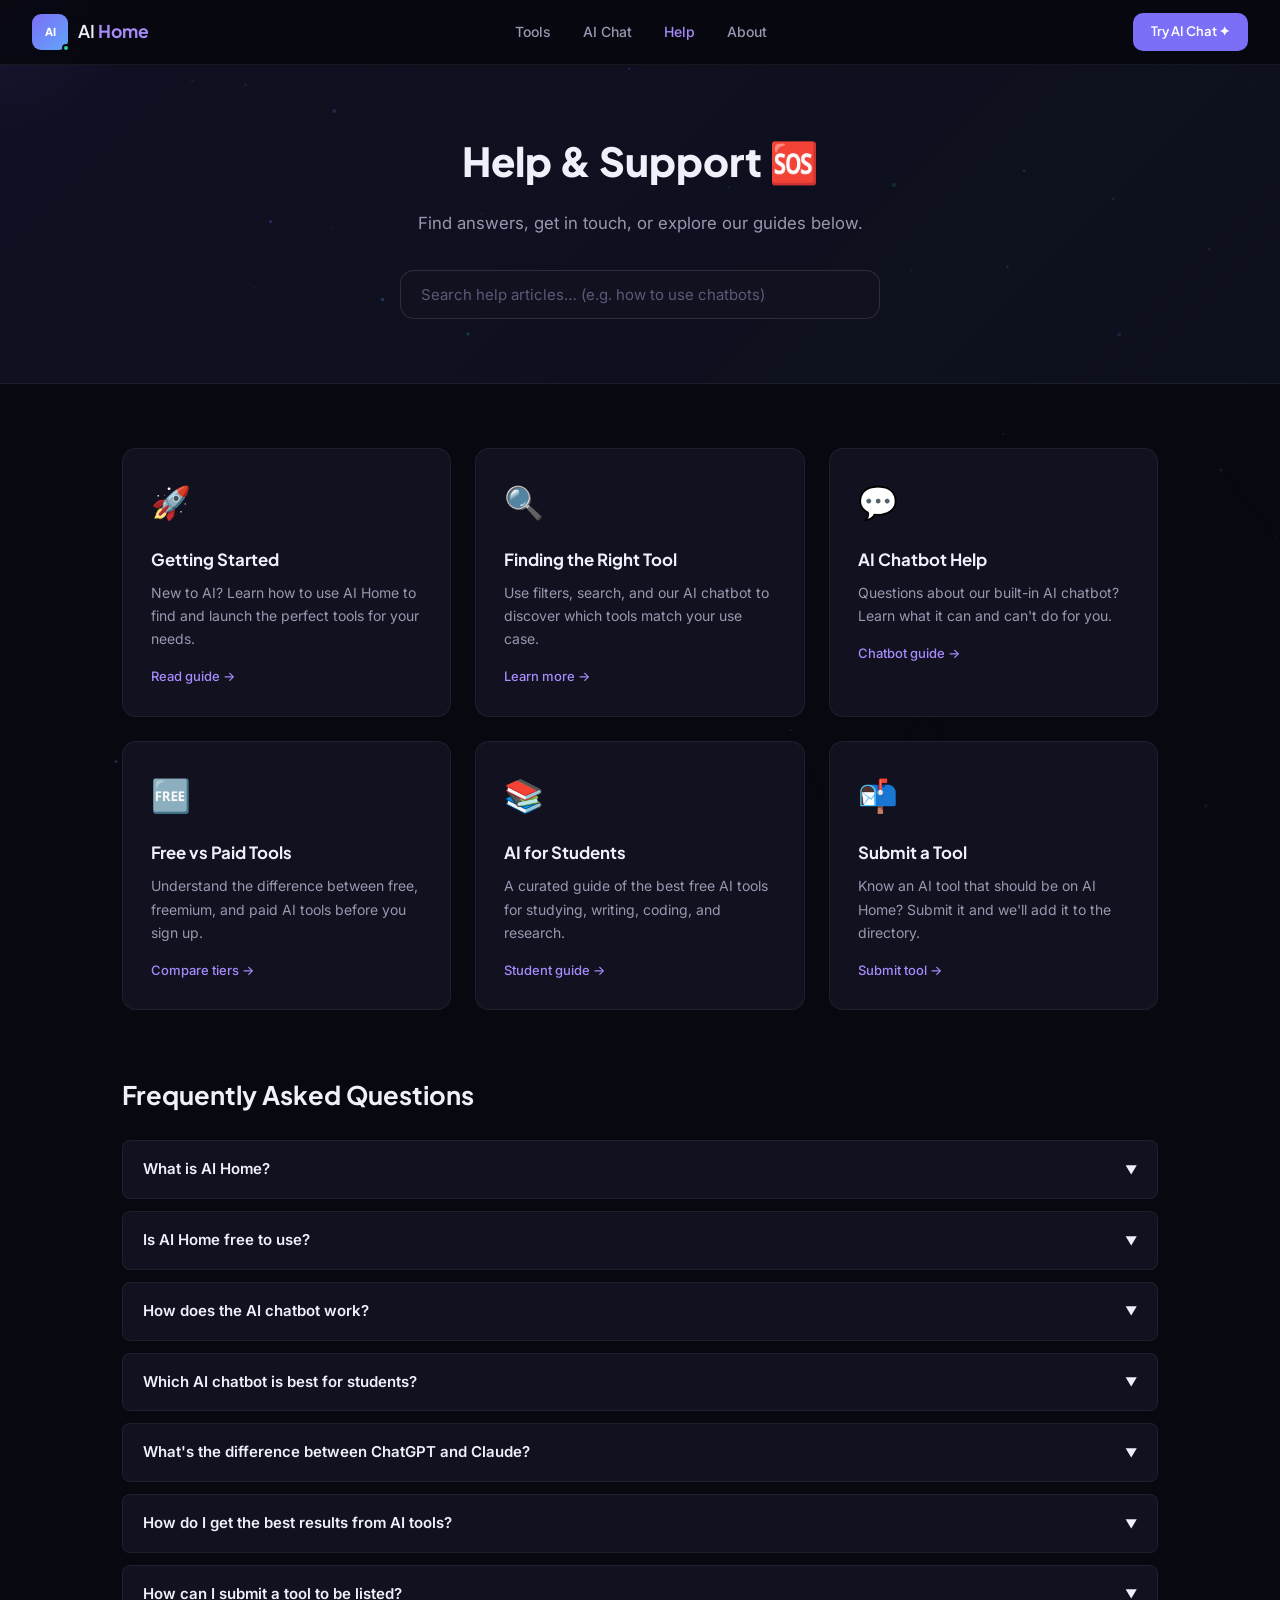
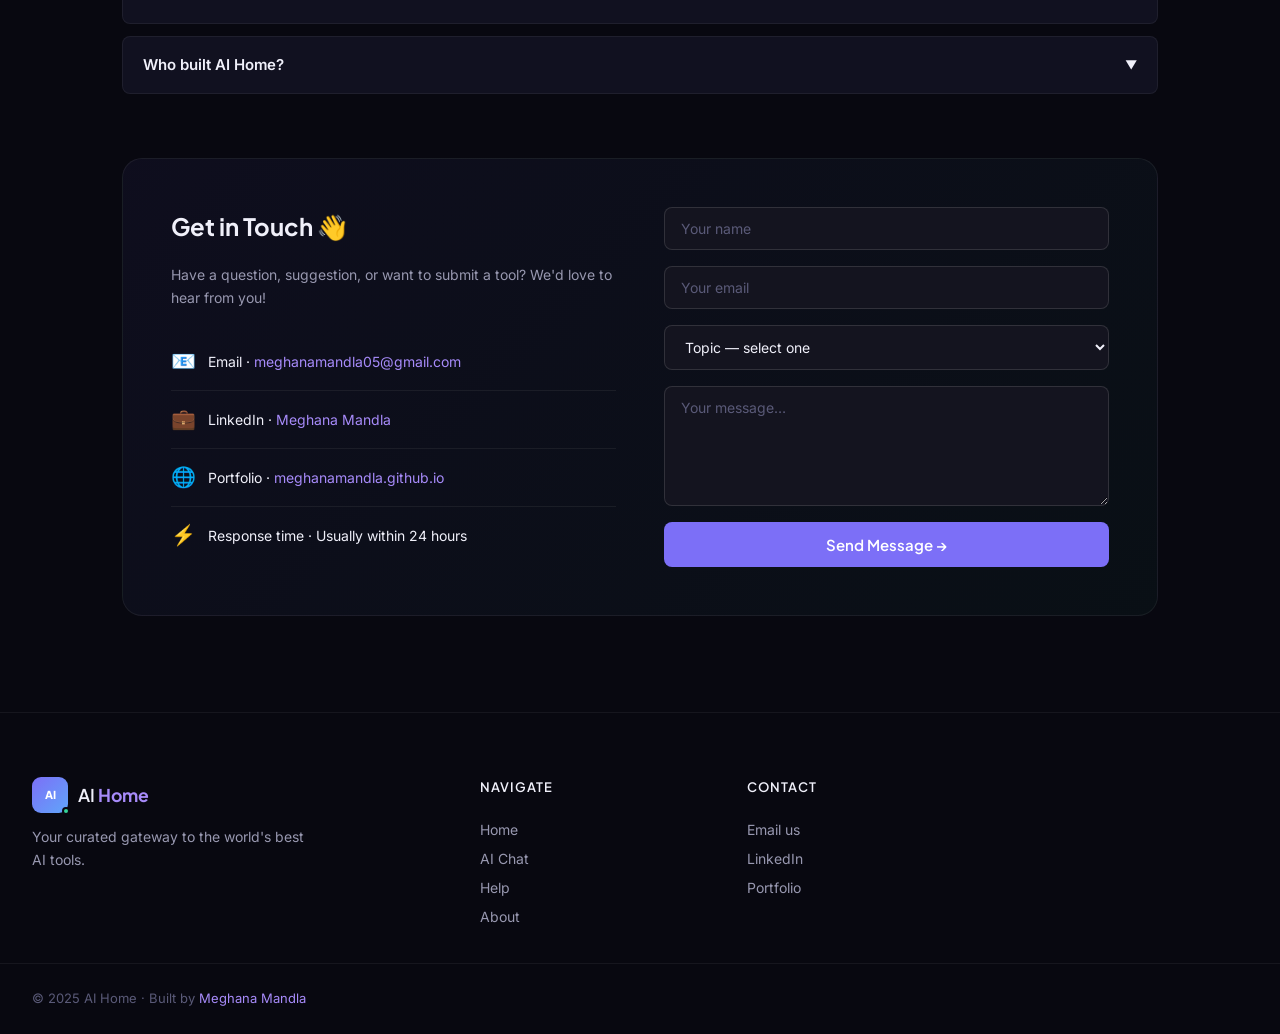
<file: help.html>
<!DOCTYPE html>
<html lang="en">
<head>
<meta charset="UTF-8">
<meta name="viewport" content="width=device-width, initial-scale=1.0">
<title>Help & Support – AI Home</title>
<link rel="icon" href="data:image/svg+xml,<svg xmlns='http://www.w3.org/2000/svg' viewBox='0 0 100 100'><text y='.9em' font-size='90'>🆘</text></svg>">
<link href="https://fonts.googleapis.com/css2?family=Inter:wght@400;500;600;700&family=Plus+Jakarta+Sans:wght@400;500;600;700;800&display=swap" rel="stylesheet">
<link rel="stylesheet" href="../css/style.css">
<link rel="stylesheet" href="../css/animations.css">
<style>
.help-page { padding-top: 64px; }
.help-hero {
  background: linear-gradient(135deg, rgba(124,111,247,0.08) 0%, rgba(96,165,250,0.05) 100%);
  border-bottom: 1px solid var(--border);
  padding: 4rem 2rem;
  text-align: center;
}
.help-hero h1 { font-family: var(--font-head); font-size: 2.5rem; font-weight: 800; color: var(--text); margin-bottom: 1rem; }
.help-hero p { color: var(--text2); font-size: 1.05rem; max-width: 500px; margin: 0 auto 2rem; }
.help-search-wrap { max-width: 480px; margin: 0 auto; position: relative; }
.help-search-wrap input {
  width: 100%; background: var(--card); border: 1px solid var(--border2);
  border-radius: var(--radius); padding: 14px 20px; color: var(--text);
  font-size: 15px; font-family: var(--font-body); outline: none;
  transition: border-color 0.2s;
}
.help-search-wrap input:focus { border-color: var(--accent); }
.help-search-wrap input::placeholder { color: var(--text3); }

.help-content { max-width: 1100px; margin: 0 auto; padding: 4rem 2rem; }

.help-grid {
  display: grid;
  grid-template-columns: repeat(auto-fill, minmax(300px, 1fr));
  gap: 1.5rem;
  margin-bottom: 4rem;
}
.help-card {
  background: var(--card);
  border: 1px solid var(--border);
  border-radius: var(--radius);
  padding: 1.75rem;
  transition: all 0.25s;
  cursor: pointer;
}
.help-card:hover { border-color: rgba(124,111,247,0.3); transform: translateY(-3px); }
.help-card-icon { font-size: 2rem; margin-bottom: 1rem; }
.help-card h3 { font-family: var(--font-head); font-size: 1.05rem; font-weight: 700; color: var(--text); margin-bottom: 0.5rem; }
.help-card p { font-size: 14px; color: var(--text2); }
.help-card .card-link { font-size: 13px; color: var(--accent2); margin-top: 1rem; display: block; font-weight: 500; }

/* FAQ */
.faq-section { margin-bottom: 4rem; }
.faq-section h2 { font-family: var(--font-head); font-size: 1.6rem; font-weight: 700; color: var(--text); margin-bottom: 1.5rem; }
.faq-item {
  background: var(--card);
  border: 1px solid var(--border);
  border-radius: var(--radius-sm);
  margin-bottom: 0.75rem;
  overflow: hidden;
}
.faq-question {
  padding: 16px 20px;
  display: flex; align-items: center; justify-content: space-between;
  cursor: pointer; font-weight: 600; font-size: 15px;
  color: var(--text); transition: color 0.2s;
  gap: 1rem;
}
.faq-question:hover { color: var(--accent2); }
.faq-arrow { transition: transform 0.3s; font-size: 12px; flex-shrink: 0; }
.faq-item.open .faq-arrow { transform: rotate(180deg); }
.faq-answer {
  padding: 0 20px;
  max-height: 0; overflow: hidden;
  transition: max-height 0.35s ease, padding 0.35s;
  font-size: 14px; color: var(--text2); line-height: 1.7;
}
.faq-item.open .faq-answer { max-height: 300px; padding: 0 20px 16px; }

/* CONTACT */
.contact-section {
  background: linear-gradient(135deg, rgba(124,111,247,0.06) 0%, rgba(52,211,153,0.04) 100%);
  border: 1px solid var(--border);
  border-radius: var(--radius-lg);
  padding: 3rem;
  display: grid;
  grid-template-columns: 1fr 1fr;
  gap: 3rem;
  align-items: start;
}
.contact-info h2 { font-family: var(--font-head); font-size: 1.5rem; font-weight: 700; color: var(--text); margin-bottom: 1rem; }
.contact-info p { color: var(--text2); font-size: 14px; margin-bottom: 1.5rem; }
.contact-item {
  display: flex; align-items: center; gap: 12px;
  padding: 12px 0;
  border-bottom: 1px solid var(--border);
  font-size: 14px; color: var(--text);
}
.contact-item:last-child { border-bottom: none; }
.contact-item .c-icon { font-size: 20px; }
.contact-item a { color: var(--accent2); }

.contact-form { display: flex; flex-direction: column; gap: 1rem; }
.contact-form input, .contact-form textarea, .contact-form select {
  background: var(--bg3); border: 1px solid var(--border2);
  border-radius: var(--radius-sm); padding: 12px 16px;
  color: var(--text); font-family: var(--font-body); font-size: 14px; outline: none;
  transition: border-color 0.2s;
}
.contact-form input:focus, .contact-form textarea:focus { border-color: var(--accent); }
.contact-form input::placeholder, .contact-form textarea::placeholder { color: var(--text3); }
.contact-form textarea { min-height: 120px; resize: vertical; }
.contact-form button {
  background: var(--accent); color: #fff; border: none;
  padding: 13px 28px; border-radius: var(--radius-sm);
  font-size: 15px; font-weight: 600; font-family: var(--font-head);
  cursor: pointer; transition: all 0.2s;
}
.contact-form button:hover { background: var(--accent2); transform: translateY(-1px); }
.form-success {
  display: none;
  text-align: center; padding: 2rem;
  color: var(--green);
}
.form-success .s-icon { font-size: 2.5rem; margin-bottom: 0.75rem; }

@media (max-width: 700px) {
  .contact-section { grid-template-columns: 1fr; gap: 2rem; }
  .help-hero h1 { font-size: 1.8rem; }
}
</style>
</head>
<body>
<canvas id="particleCanvas"></canvas>
<div class="cursor-glow" id="cursorGlow"></div>

<nav id="navbar">
  <div class="nav-inner">
    <a href="../index.html" class="nav-logo">
      <div class="logo-icon"><span class="logo-ai">AI</span><span class="logo-dot"></span></div>
      <span class="logo-text">AI <strong>Home</strong></span>
    </a>
    <div class="nav-center">
      <a href="../index.html#tools" class="nav-link">Tools</a>
      <a href="chatbot.html" class="nav-link">AI Chat</a>
      <a href="help.html" class="nav-link" style="color:var(--accent2)">Help</a>
      <a href="about.html" class="nav-link">About</a>
    </div>
    <div class="nav-right">
      <a href="chatbot.html" class="btn-nav">Try AI Chat ✦</a>
    </div>
  </div>
</nav>

<div class="help-page">
  <div class="help-hero">
    <h1 class="animate-fade-up delay-1">Help & Support 🆘</h1>
    <p class="animate-fade-up delay-2">Find answers, get in touch, or explore our guides below.</p>
    <div class="help-search-wrap animate-fade-up delay-3">
      <input type="text" placeholder="Search help articles… (e.g. how to use chatbots)" />
    </div>
  </div>

  <div class="help-content">

    <!-- QUICK LINKS -->
    <div class="help-grid animate-on-scroll">
      <div class="help-card">
        <div class="help-card-icon">🚀</div>
        <h3>Getting Started</h3>
        <p>New to AI? Learn how to use AI Home to find and launch the perfect tools for your needs.</p>
        <span class="card-link">Read guide →</span>
      </div>
      <div class="help-card">
        <div class="help-card-icon">🔍</div>
        <h3>Finding the Right Tool</h3>
        <p>Use filters, search, and our AI chatbot to discover which tools match your use case.</p>
        <span class="card-link">Learn more →</span>
      </div>
      <div class="help-card">
        <div class="help-card-icon">💬</div>
        <h3>AI Chatbot Help</h3>
        <p>Questions about our built-in AI chatbot? Learn what it can and can't do for you.</p>
        <span class="card-link">Chatbot guide →</span>
      </div>
      <div class="help-card">
        <div class="help-card-icon">🆓</div>
        <h3>Free vs Paid Tools</h3>
        <p>Understand the difference between free, freemium, and paid AI tools before you sign up.</p>
        <span class="card-link">Compare tiers →</span>
      </div>
      <div class="help-card">
        <div class="help-card-icon">📚</div>
        <h3>AI for Students</h3>
        <p>A curated guide of the best free AI tools for studying, writing, coding, and research.</p>
        <span class="card-link">Student guide →</span>
      </div>
      <div class="help-card">
        <div class="help-card-icon">📬</div>
        <h3>Submit a Tool</h3>
        <p>Know an AI tool that should be on AI Home? Submit it and we'll add it to the directory.</p>
        <span class="card-link">Submit tool →</span>
      </div>
    </div>

    <!-- FAQ -->
    <div class="faq-section animate-on-scroll">
      <h2>Frequently Asked Questions</h2>

      <div class="faq-item">
        <div class="faq-question">What is AI Home? <span class="faq-arrow">▼</span></div>
        <div class="faq-answer">AI Home is a curated directory of 60+ AI tools organized by category. It's completely free to browse and helps you find the right AI tool for any task — from chatbots and image generation to coding assistants and productivity apps.</div>
      </div>
      <div class="faq-item">
        <div class="faq-question">Is AI Home free to use? <span class="faq-arrow">▼</span></div>
        <div class="faq-answer">Yes! AI Home is completely free to browse. The tools listed each have their own pricing (Free, Freemium, or Paid) which is shown on every tool card. Our built-in AI chatbot is also free to use.</div>
      </div>
      <div class="faq-item">
        <div class="faq-question">How does the AI chatbot work? <span class="faq-arrow">▼</span></div>
        <div class="faq-answer">Our built-in AI chatbot is powered by Anthropic's Claude AI. It knows about all 60+ tools in our directory and can recommend the right tools for your needs, compare options, answer questions about AI, and help you get started. Your conversations are private and not stored.</div>
      </div>
      <div class="faq-item">
        <div class="faq-question">Which AI chatbot is best for students? <span class="faq-arrow">▼</span></div>
        <div class="faq-answer">For students, we recommend starting with ChatGPT (free tier), Claude (free tier), or Google Gemini (free). All three are excellent for writing essays, understanding concepts, solving problems, and doing research. DeepSeek and HuggingChat are also completely free alternatives worth trying.</div>
      </div>
      <div class="faq-item">
        <div class="faq-question">What's the difference between ChatGPT and Claude? <span class="faq-arrow">▼</span></div>
        <div class="faq-answer">ChatGPT (by OpenAI) and Claude (by Anthropic) are both excellent AI assistants. ChatGPT is known for its wide range of plugins, image generation via DALL·E, and broad knowledge. Claude excels at reading long documents, nuanced writing, coding, and following complex instructions carefully. Both are highly recommended — try both and see which feels more natural to you!</div>
      </div>
      <div class="faq-item">
        <div class="faq-question">How do I get the best results from AI tools? <span class="faq-arrow">▼</span></div>
        <div class="faq-answer">The key is being specific in your prompts. Instead of "write an essay," try "write a 500-word essay about climate change for a high school audience, with an introduction, 3 body paragraphs, and conclusion." The more detail you give, the better the output. You can also ask AI to revise, improve, or explain its reasoning.</div>
      </div>
      <div class="faq-item">
        <div class="faq-question">How can I submit a tool to be listed? <span class="faq-arrow">▼</span></div>
        <div class="faq-answer">You can contact us via the form below or email meghanamandla05@gmail.com with the tool name, website URL, category, and a brief description. We review all submissions and add quality tools regularly.</div>
      </div>
      <div class="faq-item">
        <div class="faq-question">Who built AI Home? <span class="faq-arrow">▼</span></div>
        <div class="faq-answer">AI Home was built by Meghana Mandla, a student developer passionate about AI and technology. You can see more of her work at her portfolio (meghanamandla.github.io/my-personnal-portfolio) or connect on LinkedIn.</div>
      </div>
    </div>

    <!-- CONTACT -->
    <div class="contact-section animate-on-scroll">
      <div class="contact-info">
        <h2>Get in Touch 👋</h2>
        <p>Have a question, suggestion, or want to submit a tool? We'd love to hear from you!</p>
        <div class="contact-item">
          <span class="c-icon">📧</span>
          <div>Email · <a href="mailto:meghanamandla05@gmail.com">meghanamandla05@gmail.com</a></div>
        </div>
        <div class="contact-item">
          <span class="c-icon">💼</span>
          <div>LinkedIn · <a href="https://www.linkedin.com/in/meghana-mandla/" target="_blank">Meghana Mandla</a></div>
        </div>
        <div class="contact-item">
          <span class="c-icon">🌐</span>
          <div>Portfolio · <a href="https://meghanamandla.github.io/my-personnal-portfolio/" target="_blank">meghanamandla.github.io</a></div>
        </div>
        <div class="contact-item">
          <span class="c-icon">⚡</span>
          <div>Response time · Usually within 24 hours</div>
        </div>
      </div>
      <div>
        <div class="contact-form" id="contactForm">
          <input type="text" placeholder="Your name" id="formName" />
          <input type="email" placeholder="Your email" id="formEmail" />
          <select id="formType" style="background:var(--bg3);border:1px solid var(--border2);border-radius:var(--radius-sm);padding:12px 16px;color:var(--text);font-family:var(--font-body);font-size:14px;outline:none;">
            <option value="">Topic — select one</option>
            <option value="general">General question</option>
            <option value="tool">Submit a tool</option>
            <option value="bug">Report a bug</option>
            <option value="feedback">Feedback</option>
            <option value="other">Other</option>
          </select>
          <textarea placeholder="Your message…" id="formMessage"></textarea>
          <button type="button" onclick="submitForm()">Send Message →</button>
        </div>
        <div class="form-success" id="formSuccess">
          <div class="s-icon">✅</div>
          <h3 style="font-family:var(--font-head);color:var(--text);margin-bottom:0.5rem">Message sent!</h3>
          <p style="color:var(--text2);font-size:14px">Thanks for reaching out. We'll get back to you soon.</p>
        </div>
      </div>
    </div>

  </div>
</div>

<footer>
  <div class="footer-inner">
    <div class="footer-brand">
      <div class="nav-logo" style="margin-bottom:0.75rem">
        <div class="logo-icon"><span class="logo-ai">AI</span><span class="logo-dot"></span></div>
        <span class="logo-text">AI <strong>Home</strong></span>
      </div>
      <p>Your curated gateway to the world's best AI tools.</p>
    </div>
    <div class="footer-links">
      <div class="footer-col">
        <h4>Navigate</h4>
        <a href="../index.html">Home</a>
        <a href="chatbot.html">AI Chat</a>
        <a href="help.html">Help</a>
        <a href="about.html">About</a>
      </div>
      <div class="footer-col">
        <h4>Contact</h4>
        <a href="mailto:meghanamandla05@gmail.com">Email us</a>
        <a href="https://www.linkedin.com/in/meghana-mandla/" target="_blank">LinkedIn</a>
        <a href="https://meghanamandla.github.io/my-personnal-portfolio/" target="_blank">Portfolio</a>
      </div>
    </div>
  </div>
  <div class="footer-bottom">
    <p>© 2025 AI Home · Built by <a href="https://meghanamandla.github.io/my-personnal-portfolio/" target="_blank">Meghana Mandla</a></p>
  </div>
</footer>

<script src="../js/particles.js"></script>
<script>
const cursorGlow = document.getElementById('cursorGlow');
if (cursorGlow) document.addEventListener('mousemove', e => {
  cursorGlow.style.left = e.clientX + 'px'; cursorGlow.style.top = e.clientY + 'px';
});
const navbar = document.getElementById('navbar');
if (navbar) window.addEventListener('scroll', () => navbar.classList.toggle('scrolled', window.scrollY > 30));

// FAQ
document.querySelectorAll('.faq-question').forEach(q => {
  q.addEventListener('click', () => {
    const item = q.parentElement;
    const isOpen = item.classList.contains('open');
    document.querySelectorAll('.faq-item').forEach(i => i.classList.remove('open'));
    if (!isOpen) item.classList.add('open');
  });
});

// Scroll animations
const obs = new IntersectionObserver(entries => {
  entries.forEach(e => { if (e.isIntersecting) { e.target.classList.add('visible'); obs.unobserve(e.target); } });
}, { threshold: 0.1 });
document.querySelectorAll('.animate-on-scroll').forEach(el => obs.observe(el));

// Form
function submitForm() {
  const name = document.getElementById('formName').value.trim();
  const email = document.getElementById('formEmail').value.trim();
  const msg = document.getElementById('formMessage').value.trim();
  if (!name || !email || !msg) { alert('Please fill in all required fields.'); return; }
  document.getElementById('contactForm').style.display = 'none';
  document.getElementById('formSuccess').style.display = 'block';
}
</script>
</body>
</html>
</file>
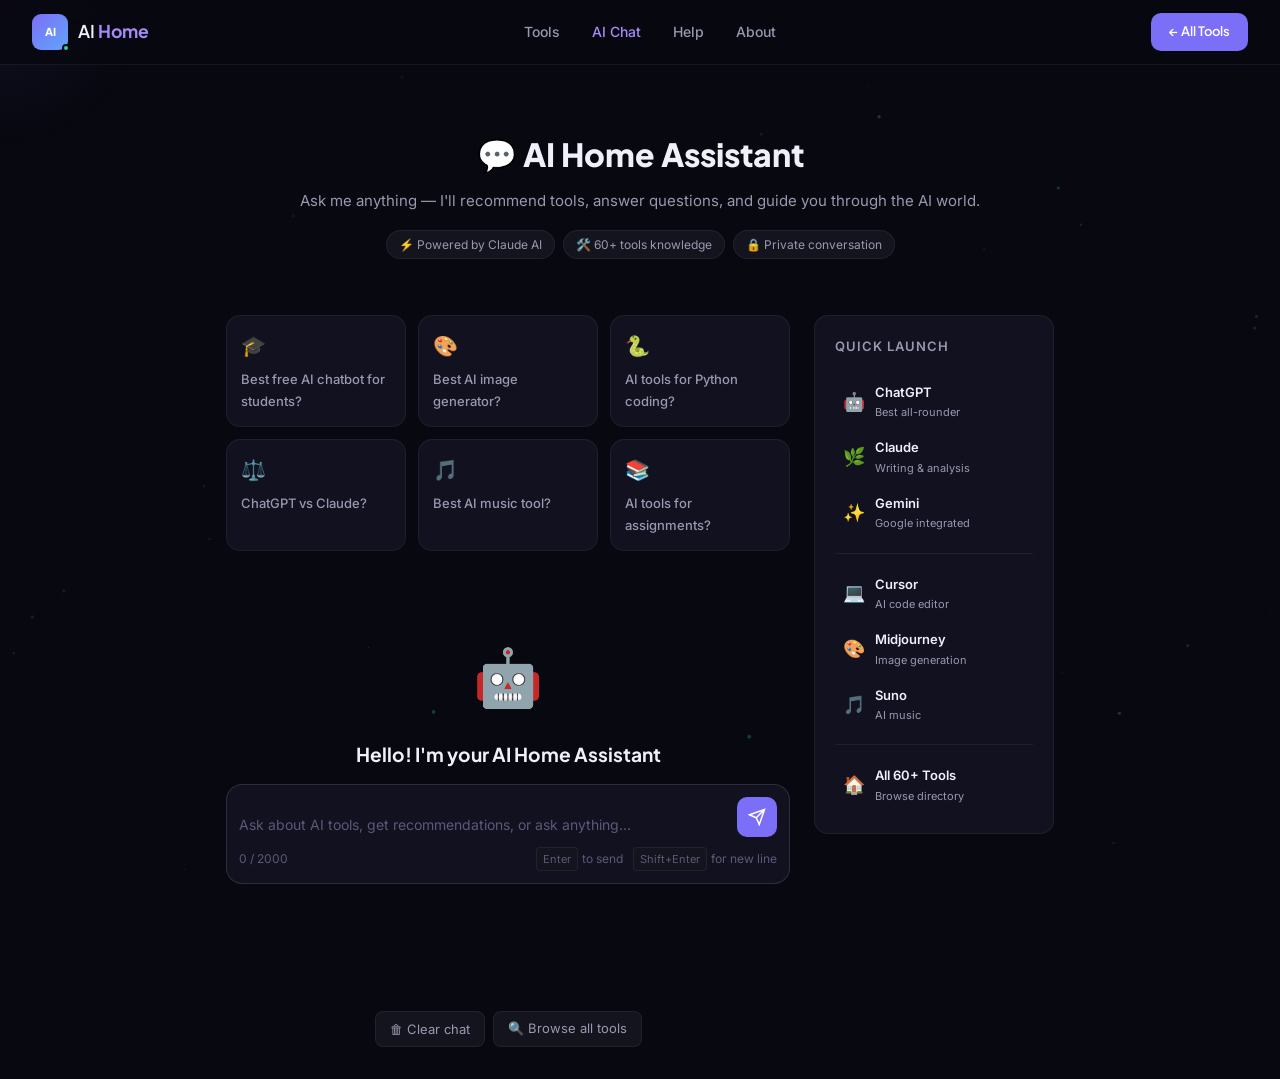
<file: pages/chatbot.html>
<!DOCTYPE html>
<html lang="en">
<head>
<meta charset="UTF-8">
<meta name="viewport" content="width=device-width, initial-scale=1.0">
<title>AI Chat – AI Home</title>
<link rel="icon" href="data:image/svg+xml,<svg xmlns='http://www.w3.org/2000/svg' viewBox='0 0 100 100'><text y='.9em' font-size='90'>💬</text></svg>">
<link href="https://fonts.googleapis.com/css2?family=Inter:wght@400;500;600;700&family=Plus+Jakarta+Sans:wght@400;500;600;700;800&display=swap" rel="stylesheet">
<link rel="stylesheet" href="../css/style.css">
<link rel="stylesheet" href="../css/animations.css">
<style>
.chat-page {
  min-height: 100vh;
  padding-top: 64px;
  display: flex;
  flex-direction: column;
}
.chat-container {
  max-width: 860px;
  margin: 0 auto;
  padding: 2rem 1rem;
  flex: 1;
  display: flex;
  flex-direction: column;
  width: 100%;
}
.chat-header {
  text-align: center;
  margin-bottom: 2rem;
  padding: 2rem 0 1.5rem;
}
.chat-header h1 {
  font-family: var(--font-head);
  font-size: 2rem; font-weight: 800;
  color: var(--text);
  margin-bottom: 0.5rem;
}
.chat-header p { color: var(--text2); font-size: 15px; }
.chat-header .chat-badges {
  display: flex; gap: 0.5rem; justify-content: center; margin-top: 1rem; flex-wrap: wrap;
}
.chat-badge-item {
  display: inline-flex; align-items: center; gap: 5px;
  background: var(--bg3);
  border: 1px solid var(--border);
  border-radius: 999px;
  padding: 4px 12px; font-size: 12px; color: var(--text2);
}

/* SUGGESTIONS */
.suggestions-grid {
  display: grid;
  grid-template-columns: repeat(auto-fill, minmax(180px, 1fr));
  gap: 0.75rem;
  margin-bottom: 1.5rem;
}
.suggestion-card {
  background: var(--card);
  border: 1px solid var(--border);
  border-radius: var(--radius);
  padding: 14px;
  cursor: pointer;
  transition: all 0.2s;
  text-align: left;
}
.suggestion-card:hover {
  border-color: rgba(124,111,247,0.4);
  background: var(--card-hover);
  transform: translateY(-2px);
}
.suggestion-card .s-icon { font-size: 20px; margin-bottom: 6px; }
.suggestion-card .s-text { font-size: 13px; color: var(--text2); font-weight: 500; }

/* MESSAGES */
.messages-area {
  flex: 1;
  overflow-y: auto;
  padding: 0.5rem 0;
  display: flex;
  flex-direction: column;
  gap: 1.25rem;
  min-height: 300px;
  max-height: 55vh;
  scrollbar-width: thin;
  scrollbar-color: var(--border2) transparent;
}
.messages-area::-webkit-scrollbar { width: 4px; }
.messages-area::-webkit-scrollbar-track { background: transparent; }
.messages-area::-webkit-scrollbar-thumb { background: var(--border2); border-radius: 4px; }

/* EMPTY STATE */
.empty-state {
  text-align: center;
  padding: 3rem 1rem;
  color: var(--text2);
}
.empty-state .empty-icon { font-size: 3.5rem; margin-bottom: 1rem; display: block; }
.empty-state h3 { font-family: var(--font-head); font-size: 1.2rem; color: var(--text); margin-bottom: 0.5rem; }

/* MESSAGES */
.msg-wrap { display: flex; flex-direction: column; }
.msg-wrap.user { align-items: flex-end; }
.msg-wrap.assistant { align-items: flex-start; }

.msg-row {
  display: flex; align-items: flex-end; gap: 10px;
  max-width: 80%;
}
.msg-wrap.user .msg-row { flex-direction: row-reverse; }

.msg-avatar {
  width: 32px; height: 32px;
  border-radius: 50%;
  display: flex; align-items: center; justify-content: center;
  font-size: 16px; flex-shrink: 0;
}
.msg-avatar.ai-avatar {
  background: linear-gradient(135deg, var(--accent), #60a5fa);
}
.msg-avatar.user-avatar {
  background: var(--bg3); border: 1px solid var(--border2);
}

.msg-bubble {
  border-radius: 18px;
  padding: 12px 16px;
  font-size: 14px;
  line-height: 1.6;
  max-width: 100%;
}
.msg-wrap.user .msg-bubble {
  background: var(--accent);
  color: #fff;
  border-bottom-right-radius: 4px;
}
.msg-wrap.assistant .msg-bubble {
  background: var(--card);
  border: 1px solid var(--border);
  color: var(--text);
  border-bottom-left-radius: 4px;
}
.msg-bubble code {
  background: rgba(0,0,0,0.3);
  padding: 1px 5px;
  border-radius: 4px;
  font-size: 13px;
  font-family: 'Courier New', monospace;
}
.msg-bubble pre {
  background: rgba(0,0,0,0.4);
  border: 1px solid var(--border);
  border-radius: 8px;
  padding: 12px;
  margin-top: 8px;
  overflow-x: auto;
  font-size: 12px;
}
.msg-time { font-size: 11px; color: var(--text3); margin-top: 4px; padding: 0 4px; }

/* THINKING */
.thinking-bubble {
  background: var(--card);
  border: 1px solid var(--border);
  border-radius: 18px;
  border-bottom-left-radius: 4px;
  padding: 14px 18px;
  display: flex; align-items: center; gap: 4px;
}

/* INPUT AREA */
.input-area {
  margin-top: 1.25rem;
  background: var(--card);
  border: 1px solid var(--border2);
  border-radius: 16px;
  padding: 12px;
  display: flex; flex-direction: column; gap: 10px;
  transition: border-color 0.2s;
  position: sticky; bottom: 1rem;
}
.input-area:focus-within { border-color: var(--accent); }

.input-row {
  display: flex; align-items: flex-end; gap: 10px;
}
.chat-textarea {
  flex: 1;
  background: transparent;
  border: none; outline: none;
  color: var(--text);
  font-family: var(--font-body);
  font-size: 14px;
  resize: none;
  max-height: 120px;
  min-height: 24px;
  line-height: 1.5;
  padding: 2px 0;
}
.chat-textarea::placeholder { color: var(--text3); }

.send-btn {
  width: 40px; height: 40px;
  background: var(--accent);
  border: none; border-radius: 10px;
  color: #fff; cursor: pointer;
  display: flex; align-items: center; justify-content: center;
  flex-shrink: 0;
  transition: all 0.2s;
}
.send-btn:hover { background: var(--accent2); transform: scale(1.05); }
.send-btn:disabled { background: var(--bg3); color: var(--text3); cursor: not-allowed; transform: none; }
.send-btn svg { width: 18px; height: 18px; }

.input-footer {
  display: flex; align-items: center; justify-content: space-between;
  font-size: 12px; color: var(--text3);
}
.input-footer .char-count { }
.input-footer .hint { display: flex; align-items: center; gap: 4px; }
.key-hint {
  background: var(--bg3); border: 1px solid var(--border);
  padding: 2px 6px; border-radius: 4px; font-size: 11px;
}

/* TOOL SUGGESTIONS IN CHAT */
.tool-suggestion {
  background: var(--bg3);
  border: 1px solid var(--border);
  border-radius: 8px;
  padding: 10px 14px;
  margin-top: 8px;
  font-size: 13px;
}
.tool-suggestion a {
  color: var(--accent2); font-weight: 500;
}

/* CLEAR BTN */
.chat-actions {
  display: flex; gap: 0.5rem; justify-content: center; margin-top: 1rem;
}
.chat-action-btn {
  background: var(--bg3); border: 1px solid var(--border);
  color: var(--text2); padding: 6px 14px;
  border-radius: 8px; cursor: pointer; font-size: 13px;
  font-family: var(--font-body); transition: all 0.2s;
}
.chat-action-btn:hover { color: var(--text); border-color: var(--border2); }

/* TOOL SHORTCUTS SIDEBAR */
.chat-layout {
  display: grid;
  grid-template-columns: 1fr 240px;
  gap: 1.5rem;
  align-items: start;
}
.chat-main { display: flex; flex-direction: column; }
.tools-sidebar {
  background: var(--card);
  border: 1px solid var(--border);
  border-radius: var(--radius);
  padding: 1.25rem;
  position: sticky; top: 80px;
}
.tools-sidebar h3 {
  font-size: 13px; font-weight: 600; color: var(--text2);
  text-transform: uppercase; letter-spacing: 0.08em;
  margin-bottom: 1rem;
}
.sidebar-tool {
  display: flex; align-items: center; gap: 10px;
  padding: 8px;
  border-radius: 8px;
  cursor: pointer;
  transition: background 0.2s;
  text-decoration: none;
  color: var(--text);
}
.sidebar-tool:hover { background: var(--bg3); }
.sidebar-tool .st-icon { font-size: 18px; }
.sidebar-tool .st-info h4 { font-size: 13px; font-weight: 600; }
.sidebar-tool .st-info p { font-size: 11px; color: var(--text2); }
.sidebar-divider { height: 1px; background: var(--border); margin: 0.75rem 0; }

@media (max-width: 768px) {
  .chat-layout { grid-template-columns: 1fr; }
  .tools-sidebar { display: none; }
  .suggestions-grid { grid-template-columns: 1fr 1fr; }
}
</style>
</head>
<body>

<canvas id="particleCanvas"></canvas>
<div class="cursor-glow" id="cursorGlow"></div>

<nav id="navbar">
  <div class="nav-inner">
    <a href="../index.html" class="nav-logo">
      <div class="logo-icon"><span class="logo-ai">AI</span><span class="logo-dot"></span></div>
      <span class="logo-text">AI <strong>Home</strong></span>
    </a>
    <div class="nav-center">
      <a href="../index.html#tools" class="nav-link">Tools</a>
      <a href="chatbot.html" class="nav-link" style="color:var(--accent2)">AI Chat</a>
      <a href="help.html" class="nav-link">Help</a>
      <a href="about.html" class="nav-link">About</a>
    </div>
    <div class="nav-right">
      <a href="../index.html" class="btn-nav">← All Tools</a>
    </div>
  </div>
</nav>

<div class="chat-page">
  <div class="chat-container">
    <div class="chat-header animate-fade-up delay-1">
      <h1>💬 AI Home Assistant</h1>
      <p>Ask me anything — I'll recommend tools, answer questions, and guide you through the AI world.</p>
      <div class="chat-badges">
        <span class="chat-badge-item">⚡ Powered by Claude AI</span>
        <span class="chat-badge-item">🛠️ 60+ tools knowledge</span>
        <span class="chat-badge-item">🔒 Private conversation</span>
      </div>
    </div>

    <div class="chat-layout animate-fade-up delay-2">
      <div class="chat-main">

        <!-- SUGGESTIONS -->
        <div class="suggestions-grid" id="suggestionsGrid">
          <div class="suggestion-card" data-q="What's the best free AI chatbot for students?">
            <div class="s-icon">🎓</div>
            <div class="s-text">Best free AI chatbot for students?</div>
          </div>
          <div class="suggestion-card" data-q="Which AI tool is best for generating images?">
            <div class="s-icon">🎨</div>
            <div class="s-text">Best AI image generator?</div>
          </div>
          <div class="suggestion-card" data-q="What AI coding tools work with Python?">
            <div class="s-icon">🐍</div>
            <div class="s-text">AI tools for Python coding?</div>
          </div>
          <div class="suggestion-card" data-q="What are the differences between ChatGPT and Claude?">
            <div class="s-icon">⚖️</div>
            <div class="s-text">ChatGPT vs Claude?</div>
          </div>
          <div class="suggestion-card" data-q="Which AI music generator is best for beginners?">
            <div class="s-icon">🎵</div>
            <div class="s-text">Best AI music tool?</div>
          </div>
          <div class="suggestion-card" data-q="What AI tools can help me with my college assignments?">
            <div class="s-icon">📚</div>
            <div class="s-text">AI tools for assignments?</div>
          </div>
        </div>

        <!-- MESSAGES -->
        <div class="messages-area" id="messagesArea">
          <div class="empty-state" id="emptyState">
            <span class="empty-icon">🤖</span>
            <h3>Hello! I'm your AI Home Assistant</h3>
            <p>Click a suggestion above or type your question below to get started.</p>
          </div>
        </div>

        <!-- INPUT -->
        <div class="input-area">
          <div class="input-row">
            <textarea
              class="chat-textarea"
              id="chatInput"
              placeholder="Ask about AI tools, get recommendations, or ask anything…"
              rows="1"
              maxlength="2000"
            ></textarea>
            <button class="send-btn" id="sendBtn">
              <svg viewBox="0 0 24 24" fill="none" stroke="currentColor" stroke-width="2">
                <path d="M22 2L11 13M22 2l-7 20-4-9-9-4 20-7z"/>
              </svg>
            </button>
          </div>
          <div class="input-footer">
            <span class="char-count" id="charCount">0 / 2000</span>
            <span class="hint">
              <span class="key-hint">Enter</span> to send &nbsp;
              <span class="key-hint">Shift+Enter</span> for new line
            </span>
          </div>
        </div>

        <div class="chat-actions">
          <button class="chat-action-btn" id="clearBtn">🗑 Clear chat</button>
          <a href="../index.html#tools" class="chat-action-btn" style="text-decoration:none">🔍 Browse all tools</a>
        </div>
      </div>

      <!-- SIDEBAR -->
      <div class="tools-sidebar">
        <h3>Quick Launch</h3>
        <a class="sidebar-tool" href="https://chatgpt.com" target="_blank">
          <span class="st-icon">🤖</span>
          <div class="st-info"><h4>ChatGPT</h4><p>Best all-rounder</p></div>
        </a>
        <a class="sidebar-tool" href="https://claude.ai" target="_blank">
          <span class="st-icon">🌿</span>
          <div class="st-info"><h4>Claude</h4><p>Writing & analysis</p></div>
        </a>
        <a class="sidebar-tool" href="https://gemini.google.com" target="_blank">
          <span class="st-icon">✨</span>
          <div class="st-info"><h4>Gemini</h4><p>Google integrated</p></div>
        </a>
        <div class="sidebar-divider"></div>
        <a class="sidebar-tool" href="https://cursor.com" target="_blank">
          <span class="st-icon">💻</span>
          <div class="st-info"><h4>Cursor</h4><p>AI code editor</p></div>
        </a>
        <a class="sidebar-tool" href="https://www.midjourney.com" target="_blank">
          <span class="st-icon">🎨</span>
          <div class="st-info"><h4>Midjourney</h4><p>Image generation</p></div>
        </a>
        <a class="sidebar-tool" href="https://suno.com" target="_blank">
          <span class="st-icon">🎵</span>
          <div class="st-info"><h4>Suno</h4><p>AI music</p></div>
        </a>
        <div class="sidebar-divider"></div>
        <a class="sidebar-tool" href="../index.html#tools">
          <span class="st-icon">🏠</span>
          <div class="st-info"><h4>All 60+ Tools</h4><p>Browse directory</p></div>
        </a>
      </div>
    </div>
  </div>
</div>

<script src="../js/particles.js"></script>
<script>
// Cursor + Nav
const cursorGlow = document.getElementById('cursorGlow');
if (cursorGlow) document.addEventListener('mousemove', e => {
  cursorGlow.style.left = e.clientX + 'px';
  cursorGlow.style.top = e.clientY + 'px';
});
const navbar = document.getElementById('navbar');
if (navbar) window.addEventListener('scroll', () => navbar.classList.toggle('scrolled', window.scrollY > 30));

// Chat state
let messages = [];
let isThinking = false;

const messagesArea = document.getElementById('messagesArea');
const emptyState = document.getElementById('emptyState');
const chatInput = document.getElementById('chatInput');
const sendBtn = document.getElementById('sendBtn');
const charCount = document.getElementById('charCount');
const clearBtn = document.getElementById('clearBtn');
const suggestionsGrid = document.getElementById('suggestionsGrid');

// Auto-resize textarea
chatInput.addEventListener('input', () => {
  chatInput.style.height = 'auto';
  chatInput.style.height = Math.min(chatInput.scrollHeight, 120) + 'px';
  charCount.textContent = chatInput.value.length + ' / 2000';
});

// Key handler
chatInput.addEventListener('keydown', e => {
  if (e.key === 'Enter' && !e.shiftKey) {
    e.preventDefault();
    sendMessage();
  }
});

// Suggestions
document.querySelectorAll('.suggestion-card').forEach(card => {
  card.addEventListener('click', () => {
    chatInput.value = card.dataset.q;
    chatInput.dispatchEvent(new Event('input'));
    sendMessage();
  });
});

// Clear
clearBtn.addEventListener('click', () => {
  messages = [];
  messagesArea.innerHTML = '';
  emptyState && messagesArea.appendChild(emptyState);
  emptyState && (emptyState.style.display = '');
  suggestionsGrid.style.display = 'grid';
});

sendBtn.addEventListener('click', sendMessage);

function getTime() {
  return new Date().toLocaleTimeString([], { hour: '2-digit', minute: '2-digit' });
}

function appendMessage(role, content) {
  if (emptyState) emptyState.style.display = 'none';
  suggestionsGrid.style.display = 'none';

  const wrap = document.createElement('div');
  wrap.className = `msg-wrap ${role} chat-bubble-in`;

  const row = document.createElement('div');
  row.className = 'msg-row';

  const avatar = document.createElement('div');
  avatar.className = `msg-avatar ${role === 'assistant' ? 'ai-avatar' : 'user-avatar'}`;
  avatar.textContent = role === 'assistant' ? '🤖' : '👤';

  const bubble = document.createElement('div');
  bubble.className = 'msg-bubble';

  // Format content
  let formatted = content
    .replace(/```(\w+)?\n?([\s\S]*?)```/g, '<pre><code>$2</code></pre>')
    .replace(/`([^`]+)`/g, '<code>$1</code>')
    .replace(/\*\*(.*?)\*\*/g, '<strong>$1</strong>')
    .replace(/\*(.*?)\*/g, '<em>$1</em>')
    .replace(/\n/g, '<br>');
  bubble.innerHTML = formatted;

  const time = document.createElement('div');
  time.className = 'msg-time';
  time.textContent = getTime();

  row.appendChild(avatar);
  row.appendChild(bubble);
  wrap.appendChild(row);
  wrap.appendChild(time);
  messagesArea.appendChild(wrap);
  messagesArea.scrollTop = messagesArea.scrollHeight;
  return bubble;
}

function showThinking() {
  const wrap = document.createElement('div');
  wrap.className = 'msg-wrap assistant chat-bubble-in';
  wrap.id = 'thinkingWrap';
  wrap.innerHTML = `
    <div class="msg-row">
      <div class="msg-avatar ai-avatar">🤖</div>
      <div class="thinking-bubble">
        <div class="thinking-dots">
          <span></span><span></span><span></span>
        </div>
      </div>
    </div>`;
  messagesArea.appendChild(wrap);
  messagesArea.scrollTop = messagesArea.scrollHeight;
}
function removeThinking() {
  const el = document.getElementById('thinkingWrap');
  if (el) el.remove();
}

async function sendMessage() {
  const text = chatInput.value.trim();
  if (!text || isThinking) return;

  appendMessage('user', text);
  messages.push({ role: 'user', content: text });
  chatInput.value = '';
  chatInput.style.height = 'auto';
  charCount.textContent = '0 / 2000';
  isThinking = true;
  sendBtn.disabled = true;

  showThinking();

  const SYSTEM = `You are the AI Home Assistant — a friendly, knowledgeable guide for AI Home, a directory of 60+ AI tools.

You know about these categories and tools:
- Chatbots: ChatGPT, Claude, Gemini, Perplexity, Grok, DeepSeek, Meta AI, Microsoft Copilot, Poe, HuggingChat
- Coding: GitHub Copilot, Cursor, Windsurf, Codeium, Bolt.new, v0, Replit AI, Tabnine
- Image: Midjourney, DALL·E 3, Stable Diffusion, Adobe Firefly, Ideogram AI, Canva AI, Leonardo AI
- Video: Runway, Pika, Synthesia, Sora, HeyGen, InVideo, D-ID
- Audio: Suno, ElevenLabs, Udio, Descript, Mubert, Otter.ai
- Productivity: Notion AI, Grammarly, Gamma, Copy.ai, Jasper, Zapier AI
- Research: Elicit, Consensus, Khanmigo, Wolfram Alpha, Scite AI, ChatPDF
- Business: Salesforce Einstein, HubSpot AI, Drift, Surfer AI

Be helpful, concise, and enthusiastic. Recommend tools when asked. For student questions, focus on free/freemium tools. Format responses clearly with **bold** for tool names. Always be encouraging.

This site was built by Meghana Mandla — portfolio: https://meghanamandla.github.io/my-personnal-portfolio/ | LinkedIn: https://www.linkedin.com/in/meghana-mandla/ | Email: meghanamandla05@gmail.com`;

 try {
    const response = await fetch('https://openrouter.ai/api/v1/chat/completions', {
      method: 'POST',
      headers: {
       'Authorization': 'Bearer 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',
        'Content-Type': 'application/json'
      },
      body: JSON.stringify({
        model: 'deepseek/deepseek-chat-v3-0324:free',
        messages: [
          {
            role: 'system',
            content: SYSTEM
          },
          ...messages
        ]
      })
    });

   const data = await response.json();

console.log("Status:", response.status);
console.log("Response:", data);

    removeThinking();

    const reply =
      data.choices?.[0]?.message?.content ||
     `Hey, sorry mate! 👋

This AI chatbot is currently under development.

I'm Meghana Mandla, and I'm working on improving this feature. Please explore the AI tools directory meanwhile.

Thank you for visiting AI Home! 🚀`;
   
    appendMessage('assistant', reply);
    messages.push({ role: 'assistant', content: reply });

} catch (err) {
    removeThinking();
    appendMessage(
      'assistant',
      `Hey, sorry mate! 👋

This AI chatbot is currently under development.

I'm Meghana Mandla, and I'm working on improving this feature. Please explore the AI tools directory meanwhile.

Thank you for visiting AI Home! 🚀`
    );
}

  isThinking = false;
  sendBtn.disabled = false;
  chatInput.focus();
}
</script>
</body>
</html>
</file>
<file: css/style.css>
/* ===== RESET & BASE ===== */
*, *::before, *::after { box-sizing: border-box; margin: 0; padding: 0; }

:root {
  --bg: #080810;
  --bg2: #0e0e1a;
  --bg3: #14141f;
  --card: #111120;
  --card-hover: #181828;
  --border: rgba(255,255,255,0.06);
  --border2: rgba(255,255,255,0.12);
  --border3: rgba(255,255,255,0.2);
  --text: #f0f0fa;
  --text2: #9898b0;
  --text3: #5a5a78;
  --accent: #7c6ff7;
  --accent2: #a78bfa;
  --accent3: #c4b5fd;
  --accent-glow: rgba(124,111,247,0.25);
  --green: #34d399;
  --amber: #fbbf24;
  --red: #f87171;
  --font-head: 'Plus Jakarta Sans', sans-serif;
  --font-body: 'Inter', sans-serif;
  --radius: 14px;
  --radius-sm: 8px;
  --radius-lg: 20px;
  --shadow: 0 4px 24px rgba(0,0,0,0.4);
}

html { scroll-behavior: smooth; }

body {
  background: var(--bg);
  color: var(--text);
  font-family: var(--font-body);
  font-size: 15px;
  line-height: 1.65;
  overflow-x: hidden;
}

a { color: inherit; text-decoration: none; }

/* PARTICLE CANVAS */
#particleCanvas {
  position: fixed;
  inset: 0;
  pointer-events: none;
  z-index: 0;
  opacity: 0.5;
}

/* CURSOR GLOW */
.cursor-glow {
  width: 300px; height: 300px;
  background: radial-gradient(circle, rgba(124,111,247,0.08) 0%, transparent 70%);
  border-radius: 50%;
  position: fixed;
  pointer-events: none;
  z-index: 1;
  transform: translate(-50%, -50%);
  transition: transform 0.05s;
}

/* ===== NAV ===== */
#navbar {
  position: fixed; top: 0; left: 0; right: 0; z-index: 100;
  background: rgba(8,8,16,0.8);
  backdrop-filter: blur(20px) saturate(1.5);
  border-bottom: 1px solid var(--border);
  transition: background 0.3s;
}
#navbar.scrolled { background: rgba(8,8,16,0.95); }

.nav-inner {
  max-width: 1280px;
  margin: 0 auto;
  padding: 0 2rem;
  height: 64px;
  display: flex;
  align-items: center;
  justify-content: space-between;
  gap: 1rem;
}

.nav-logo {
  display: flex; align-items: center; gap: 10px;
  font-family: var(--font-head);
  font-size: 1.1rem;
  color: var(--text);
  text-decoration: none;
  flex-shrink: 0;
}
.logo-icon {
  width: 36px; height: 36px;
  background: linear-gradient(135deg, var(--accent), #60a5fa);
  border-radius: 9px;
  display: flex; align-items: center; justify-content: center;
  font-size: 11px;
  font-weight: 800;
  color: #fff;
  font-family: var(--font-head);
  position: relative;
}
.logo-dot {
  position: absolute; bottom: -2px; right: -2px;
  width: 8px; height: 8px;
  background: var(--green);
  border-radius: 50%;
  border: 2px solid var(--bg);
}
.logo-ai { letter-spacing: -0.5px; }
.logo-text { font-weight: 600; }
.logo-text strong { color: var(--accent2); }

.nav-center {
  display: flex; gap: 0.25rem;
  align-items: center;
}
.nav-link {
  color: var(--text2);
  font-size: 14px;
  padding: 6px 14px;
  border-radius: 8px;
  transition: all 0.2s;
  font-weight: 500;
}
.nav-link:hover { color: var(--text); background: var(--bg3); }

.nav-right { display: flex; align-items: center; gap: 0.75rem; }

.search-toggle {
  background: none; border: none; cursor: pointer;
  color: var(--text2); padding: 8px; border-radius: 8px;
  transition: all 0.2s;
}
.search-toggle:hover { color: var(--text); background: var(--bg3); }

.btn-nav {
  background: var(--accent);
  color: #fff;
  padding: 8px 18px;
  border-radius: 10px;
  font-size: 13px;
  font-weight: 600;
  transition: all 0.2s;
  font-family: var(--font-head);
  white-space: nowrap;
}
.btn-nav:hover { background: var(--accent2); transform: translateY(-1px); }

.hamburger {
  display: none;
  background: none; border: none; cursor: pointer;
  flex-direction: column; gap: 4px; padding: 8px;
}
.hamburger span {
  display: block; width: 20px; height: 2px;
  background: var(--text); border-radius: 2px;
  transition: all 0.3s;
}

.mobile-menu {
  display: none;
  flex-direction: column;
  padding: 1rem 2rem;
  border-top: 1px solid var(--border);
  gap: 0.5rem;
}
.mobile-menu a {
  color: var(--text2); padding: 10px 0; font-size: 15px;
  border-bottom: 1px solid var(--border);
  transition: color 0.2s;
}
.mobile-menu a:hover { color: var(--text); }
.mobile-menu.open { display: flex; }

/* SEARCH OVERLAY */
.search-overlay {
  position: fixed; inset: 0; z-index: 200;
  background: rgba(8,8,16,0.95);
  backdrop-filter: blur(20px);
  display: none;
  flex-direction: column;
  align-items: center;
  padding-top: 15vh;
  gap: 1.5rem;
}
.search-overlay.open { display: flex; }

.search-box {
  display: flex; align-items: center; gap: 1rem;
  width: 100%; max-width: 600px;
  padding: 0 2rem;
}
.search-box input {
  flex: 1;
  background: var(--bg3);
  border: 1px solid var(--border2);
  border-radius: var(--radius);
  padding: 16px 20px;
  color: var(--text);
  font-size: 18px;
  font-family: var(--font-body);
  outline: none;
  transition: border-color 0.2s;
}
.search-box input:focus { border-color: var(--accent); }
.search-box input::placeholder { color: var(--text3); }
.search-close {
  background: var(--bg3); border: 1px solid var(--border2);
  color: var(--text2); width: 44px; height: 44px;
  border-radius: 10px; cursor: pointer; font-size: 16px;
  transition: all 0.2s;
}
.search-close:hover { color: var(--text); background: var(--bg2); }

.search-results {
  width: 100%; max-width: 600px; padding: 0 2rem;
  max-height: 50vh; overflow-y: auto;
  display: flex; flex-direction: column; gap: 8px;
}
.search-result-item {
  background: var(--card);
  border: 1px solid var(--border);
  border-radius: var(--radius-sm);
  padding: 12px 16px;
  display: flex; align-items: center; gap: 12px;
  cursor: pointer; transition: all 0.2s;
  color: var(--text);
  text-decoration: none;
}
.search-result-item:hover { border-color: var(--accent); background: var(--card-hover); }
.search-result-item .result-icon { font-size: 22px; }
.search-result-item .result-info h4 { font-size: 14px; font-weight: 600; }
.search-result-item .result-info p { font-size: 12px; color: var(--text2); }

/* ===== HERO ===== */
.hero {
  min-height: 100vh;
  display: flex; flex-direction: column;
  align-items: center; justify-content: center;
  text-align: center;
  padding: 8rem 2rem 4rem;
  position: relative;
  overflow: hidden;
}
.hero-bg-grid {
  position: absolute; inset: 0;
  background-image:
    linear-gradient(rgba(124,111,247,0.04) 1px, transparent 1px),
    linear-gradient(90deg, rgba(124,111,247,0.04) 1px, transparent 1px);
  background-size: 60px 60px;
  pointer-events: none;
}
.hero-orb {
  position: absolute; border-radius: 50%;
  filter: blur(80px); pointer-events: none;
}
.hero-orb-1 { width: 500px; height: 500px; background: rgba(124,111,247,0.12); top: -100px; left: -100px; }
.hero-orb-2 { width: 400px; height: 400px; background: rgba(96,165,250,0.08); bottom: -50px; right: -50px; }
.hero-orb-3 { width: 300px; height: 300px; background: rgba(167,139,250,0.08); top: 40%; left: 60%; }

.hero-content { position: relative; z-index: 2; max-width: 800px; }

.hero-badge {
  display: inline-flex; align-items: center; gap: 8px;
  background: rgba(124,111,247,0.1);
  border: 1px solid rgba(124,111,247,0.25);
  border-radius: 999px;
  padding: 6px 18px;
  font-size: 13px;
  color: var(--accent3);
  margin-bottom: 2rem;
  font-weight: 500;
}
.badge-dot {
  width: 6px; height: 6px; border-radius: 50%;
  background: var(--green);
  box-shadow: 0 0 6px var(--green);
  animation: pulse-dot 2s infinite;
}
@keyframes pulse-dot {
  0%, 100% { opacity: 1; transform: scale(1); }
  50% { opacity: 0.5; transform: scale(0.8); }
}

.hero-title {
  font-family: var(--font-head);
  font-size: clamp(2.5rem, 6vw, 4.5rem);
  font-weight: 800;
  line-height: 1.1;
  margin-bottom: 1.5rem;
  color: var(--text);
  letter-spacing: -0.02em;
}
.gradient-text {
  background: linear-gradient(135deg, var(--accent2), #60a5fa, var(--accent3));
  -webkit-background-clip: text;
  -webkit-text-fill-color: transparent;
  background-clip: text;
}

.hero-sub {
  font-size: 1.15rem;
  color: var(--text2);
  max-width: 560px;
  margin: 0 auto 2.5rem;
  line-height: 1.7;
}

.hero-actions {
  display: flex; gap: 1rem; justify-content: center;
  flex-wrap: wrap;
  margin-bottom: 3rem;
}

.btn-primary {
  display: inline-flex; align-items: center; gap: 8px;
  background: var(--accent);
  color: #fff;
  padding: 14px 28px;
  border-radius: var(--radius);
  font-size: 15px;
  font-weight: 600;
  font-family: var(--font-head);
  transition: all 0.3s;
  border: none; cursor: pointer;
  box-shadow: 0 0 30px rgba(124,111,247,0.3);
}
.btn-primary:hover {
  background: var(--accent2);
  transform: translateY(-2px);
  box-shadow: 0 0 40px rgba(167,139,250,0.4);
}
.btn-primary.btn-large { padding: 16px 36px; font-size: 16px; }

.btn-ghost {
  display: inline-flex; align-items: center; gap: 8px;
  background: transparent;
  color: var(--text);
  padding: 14px 28px;
  border-radius: var(--radius);
  font-size: 15px;
  font-weight: 600;
  font-family: var(--font-head);
  border: 1px solid var(--border2);
  transition: all 0.3s;
}
.btn-ghost:hover { border-color: var(--accent); color: var(--accent2); background: rgba(124,111,247,0.05); transform: translateY(-2px); }

.hero-stats {
  display: flex; align-items: center; gap: 0; justify-content: center;
  background: var(--bg3);
  border: 1px solid var(--border);
  border-radius: var(--radius);
  padding: 0;
  overflow: hidden;
  display: inline-flex;
}
.stat-pill {
  display: flex; align-items: center; gap: 6px;
  padding: 14px 24px;
  font-size: 14px; color: var(--text2);
}
.stat-pill .stat-num {
  font-family: var(--font-head);
  font-size: 1.3rem;
  font-weight: 700;
  color: var(--text);
}
.stat-divider { width: 1px; height: 40px; background: var(--border); }

.hero-scroll-hint {
  position: absolute; bottom: 2.5rem; left: 50%;
  transform: translateX(-50%);
  display: flex; flex-direction: column; align-items: center; gap: 8px;
  color: var(--text3); font-size: 12px;
  animation: float-scroll 3s ease-in-out infinite;
  z-index: 2;
}
.scroll-mouse {
  width: 22px; height: 34px;
  border: 2px solid var(--border3);
  border-radius: 12px;
  display: flex; justify-content: center; padding-top: 6px;
}
.scroll-wheel {
  width: 3px; height: 6px;
  background: var(--text3);
  border-radius: 2px;
  animation: scroll-wheel 2s ease-in-out infinite;
}
@keyframes scroll-wheel {
  0%, 100% { transform: translateY(0); opacity: 1; }
  50% { transform: translateY(6px); opacity: 0.3; }
}
@keyframes float-scroll {
  0%, 100% { transform: translateX(-50%) translateY(0); }
  50% { transform: translateX(-50%) translateY(-6px); }
}

/* ===== TOOLS SECTION ===== */
.tools-section {
  position: relative; z-index: 2;
  padding: 5rem 0 3rem;
}

.container {
  max-width: 1280px;
  margin: 0 auto;
  padding: 0 2rem;
}

.section-label {
  font-size: 12px;
  font-weight: 600;
  letter-spacing: 0.1em;
  text-transform: uppercase;
  color: var(--accent2);
  margin-bottom: 0.5rem;
}

.section-heading {
  font-family: var(--font-head);
  font-size: clamp(1.8rem, 4vw, 2.8rem);
  font-weight: 700;
  color: var(--text);
  margin-bottom: 2.5rem;
  letter-spacing: -0.02em;
}

/* FILTER BAR */
.filter-bar {
  display: flex; gap: 0.5rem; flex-wrap: wrap;
  margin-bottom: 3rem;
  padding-bottom: 1.5rem;
  border-bottom: 1px solid var(--border);
}
.filter-btn {
  background: transparent;
  border: 1px solid var(--border);
  color: var(--text2);
  padding: 8px 16px;
  border-radius: 999px;
  font-size: 13px;
  font-weight: 500;
  font-family: var(--font-body);
  cursor: pointer;
  transition: all 0.2s;
}
.filter-btn:hover { border-color: var(--border2); color: var(--text); }
.filter-btn.active {
  background: var(--accent);
  border-color: var(--accent);
  color: #fff;
  box-shadow: 0 0 20px rgba(124,111,247,0.3);
}

/* TOOL SECTION */
.tool-section { margin-bottom: 4rem; }
.tool-section.hidden { display: none; }

.tool-section-header {
  display: flex; align-items: center; gap: 16px;
  margin-bottom: 1.5rem;
}
.section-icon-wrap {
  width: 48px; height: 48px;
  border-radius: 12px;
  background: color-mix(in srgb, var(--c) 15%, transparent);
  border: 1px solid color-mix(in srgb, var(--c) 30%, transparent);
  display: flex; align-items: center; justify-content: center;
  font-size: 22px;
  flex-shrink: 0;
}
.tool-section-header h3 {
  font-family: var(--font-head);
  font-size: 1.2rem;
  font-weight: 700;
  color: var(--text);
}
.tool-section-header p { font-size: 13px; color: var(--text2); margin-top: 2px; }
.count-badge {
  margin-left: auto;
  background: var(--bg3);
  border: 1px solid var(--border);
  border-radius: 999px;
  padding: 4px 12px;
  font-size: 12px;
  color: var(--text2);
  white-space: nowrap;
}

/* TOOLS GRID */
.tools-grid {
  display: grid;
  grid-template-columns: repeat(auto-fill, minmax(230px, 1fr));
  gap: 1rem;
}

/* TOOL CARD */
.tool-card {
  background: var(--card);
  border: 1px solid var(--border);
  border-radius: var(--radius);
  padding: 1.25rem;
  display: flex; flex-direction: column; gap: 10px;
  text-decoration: none;
  position: relative; overflow: hidden;
  transition: border-color 0.25s, transform 0.25s, background 0.25s, box-shadow 0.25s;
  cursor: pointer;
}
.tool-card:hover {
  border-color: rgba(124,111,247,0.4);
  background: var(--card-hover);
  transform: translateY(-4px);
  box-shadow: 0 12px 40px rgba(0,0,0,0.4), 0 0 0 1px rgba(124,111,247,0.1);
}
.card-shine {
  position: absolute; inset: 0;
  background: linear-gradient(135deg, rgba(255,255,255,0.03) 0%, transparent 60%);
  pointer-events: none;
  border-radius: inherit;
}
.tool-card:hover .card-shine {
  background: linear-gradient(135deg, rgba(124,111,247,0.06) 0%, transparent 60%);
}

.card-top {
  display: flex; align-items: flex-start; justify-content: space-between;
}
.tool-icon {
  width: 44px; height: 44px;
  background: var(--bg3);
  border: 1px solid var(--border);
  border-radius: 10px;
  display: flex; align-items: center; justify-content: center;
  font-size: 22px;
  flex-shrink: 0;
  transition: border-color 0.2s;
}
.tool-card:hover .tool-icon { border-color: var(--border2); }

.badge {
  font-size: 10px; font-weight: 600;
  padding: 3px 9px;
  border-radius: 999px;
  letter-spacing: 0.04em;
  white-space: nowrap;
}
.badge.free { background: rgba(52,211,153,0.1); color: #6ee7b7; border: 1px solid rgba(52,211,153,0.2); }
.badge.freemium { background: rgba(251,191,36,0.1); color: #fcd34d; border: 1px solid rgba(251,191,36,0.2); }
.badge.paid { background: rgba(248,113,113,0.1); color: #fca5a5; border: 1px solid rgba(248,113,113,0.2); }
.badge.popular { background: rgba(124,111,247,0.15); color: var(--accent3); border: 1px solid rgba(124,111,247,0.3); }

.tool-name {
  font-family: var(--font-head);
  font-size: 15px; font-weight: 700;
  color: var(--text);
}
.tool-desc {
  font-size: 13px; color: var(--text2);
  line-height: 1.55; flex: 1;
}

.card-footer {
  display: flex; align-items: center; justify-content: space-between;
  margin-top: auto;
}
.visit-link {
  font-size: 12px; color: var(--accent2);
  font-weight: 500;
  transition: color 0.2s;
}
.tool-card:hover .visit-link { color: var(--accent3); }
.hot-tag {
  font-size: 10px;
  background: rgba(124,111,247,0.1);
  color: var(--accent2);
  padding: 2px 8px;
  border-radius: 999px;
  border: 1px solid rgba(124,111,247,0.2);
  font-weight: 600;
}

/* HIDDEN */
.hidden { display: none !important; }

/* NO RESULTS */
.no-results {
  text-align: center; padding: 5rem 2rem;
  color: var(--text2);
}
.no-results-icon { font-size: 4rem; margin-bottom: 1rem; }
.no-results h3 { font-family: var(--font-head); font-size: 1.3rem; color: var(--text); margin-bottom: 0.5rem; }
.no-results p { font-size: 14px; }

/* CTA SECTION */
.cta-section {
  padding: 5rem 2rem;
  position: relative; z-index: 2;
}
.cta-inner {
  max-width: 700px;
  margin: 0 auto;
  text-align: center;
  background: linear-gradient(135deg, rgba(124,111,247,0.08) 0%, rgba(96,165,250,0.05) 100%);
  border: 1px solid rgba(124,111,247,0.2);
  border-radius: 24px;
  padding: 4rem 3rem;
  position: relative;
  overflow: hidden;
}
.cta-orb {
  position: absolute; top: -80px; right: -80px;
  width: 250px; height: 250px;
  background: rgba(124,111,247,0.1);
  border-radius: 50%; filter: blur(60px);
  pointer-events: none;
}
.cta-inner h2 {
  font-family: var(--font-head);
  font-size: 2rem; font-weight: 700;
  color: var(--text); margin-bottom: 1rem;
}
.cta-inner p { color: var(--text2); font-size: 1rem; margin-bottom: 2rem; }

/* FLOAT CHAT BTN */
.float-chat-btn {
  position: fixed; bottom: 2rem; right: 2rem;
  width: 58px; height: 58px;
  background: var(--accent);
  border-radius: 50%;
  display: flex; align-items: center; justify-content: center;
  z-index: 90;
  box-shadow: 0 4px 20px rgba(124,111,247,0.4);
  transition: all 0.3s;
  text-decoration: none;
}
.float-chat-btn:hover { transform: scale(1.1); box-shadow: 0 8px 30px rgba(124,111,247,0.5); }
.float-chat-icon { font-size: 24px; }
.float-chat-pulse {
  position: absolute; top: -4px; right: -4px;
  width: 14px; height: 14px;
  background: var(--green);
  border-radius: 50%;
  border: 2px solid var(--bg);
  animation: pulse-dot 2s infinite;
}

/* FOOTER */
footer {
  position: relative; z-index: 2;
  border-top: 1px solid var(--border);
  margin-top: 2rem;
}
.footer-inner {
  max-width: 1280px; margin: 0 auto;
  padding: 4rem 2rem 2rem;
  display: grid;
  grid-template-columns: 1fr 2fr;
  gap: 4rem;
}
.footer-brand p { font-size: 14px; color: var(--text2); line-height: 1.65; max-width: 280px; margin-top: 0.75rem; }
.footer-social {
  display: flex; gap: 0.75rem; margin-top: 1.25rem;
}
.footer-social a {
  width: 36px; height: 36px;
  background: var(--bg3);
  border: 1px solid var(--border);
  border-radius: 8px;
  display: flex; align-items: center; justify-content: center;
  font-size: 16px;
  transition: all 0.2s;
}
.footer-social a:hover { border-color: var(--accent); background: rgba(124,111,247,0.1); }

.footer-links { display: grid; grid-template-columns: repeat(3, 1fr); gap: 2rem; }
.footer-col h4 {
  font-family: var(--font-head);
  font-size: 13px; font-weight: 600; color: var(--text);
  text-transform: uppercase; letter-spacing: 0.08em;
  margin-bottom: 1rem;
}
.footer-col a {
  display: block;
  color: var(--text2);
  font-size: 14px; padding: 3px 0;
  transition: color 0.2s;
}
.footer-col a:hover { color: var(--accent2); }

.footer-bottom {
  max-width: 1280px; margin: 0 auto;
  padding: 1.5rem 2rem;
  border-top: 1px solid var(--border);
  display: flex; justify-content: space-between; align-items: center;
  flex-wrap: wrap; gap: 0.5rem;
  font-size: 13px; color: var(--text3);
}
.footer-bottom a { color: var(--accent2); }
.footer-bottom a:hover { color: var(--accent3); }

/* ===== RESPONSIVE ===== */
@media (max-width: 900px) {
  .nav-center { display: none; }
  .hamburger { display: flex; }
  .btn-nav { display: none; }
  .footer-inner { grid-template-columns: 1fr; gap: 2rem; }
  .footer-links { grid-template-columns: repeat(2, 1fr); }
}
@media (max-width: 600px) {
  .nav-inner { padding: 0 1rem; }
  .hero { padding: 7rem 1rem 3rem; }
  .hero-title { font-size: 2.2rem; }
  .hero-stats { flex-direction: column; gap: 0; }
  .stat-divider { display: none; }
  .container { padding: 0 1rem; }
  .tools-grid { grid-template-columns: 1fr 1fr; }
  .cta-inner { padding: 2.5rem 1.5rem; }
  .footer-links { grid-template-columns: 1fr; }
  .footer-bottom { flex-direction: column; text-align: center; }
  .search-toggle { display: none; }
}
@media (max-width: 400px) {
  .tools-grid { grid-template-columns: 1fr; }
}
</file>
<file: css/animations.css>
/* ===== ANIMATIONS ===== */

/* Fade up on load */
.animate-fade-up {
  opacity: 0;
  transform: translateY(24px);
  animation: fadeUp 0.7s ease forwards;
}
.delay-1 { animation-delay: 0.1s; }
.delay-2 { animation-delay: 0.2s; }
.delay-3 { animation-delay: 0.35s; }
.delay-4 { animation-delay: 0.5s; }
.delay-5 { animation-delay: 0.65s; }

@keyframes fadeUp {
  to { opacity: 1; transform: translateY(0); }
}

/* Scroll-triggered animations */
.animate-on-scroll {
  opacity: 0;
  transform: translateY(30px);
  transition: opacity 0.6s ease, transform 0.6s ease;
}
.animate-on-scroll.visible {
  opacity: 1;
  transform: translateY(0);
}

/* Card stagger */
.tool-card {
  opacity: 0;
  transform: translateY(20px);
  transition: opacity 0.4s ease, transform 0.4s ease, border-color 0.25s, box-shadow 0.25s, background 0.25s;
}
.tool-card.visible {
  opacity: 1;
  transform: translateY(0);
}

/* Typed text cursor */
#typedText::after {
  content: '|';
  animation: blink-cursor 0.8s step-end infinite;
  color: var(--accent2);
}
@keyframes blink-cursor {
  0%, 100% { opacity: 1; }
  50% { opacity: 0; }
}

/* Glow pulse on accent elements */
@keyframes glow-pulse {
  0%, 100% { box-shadow: 0 0 20px rgba(124,111,247,0.3); }
  50% { box-shadow: 0 0 40px rgba(124,111,247,0.6), 0 0 60px rgba(124,111,247,0.2); }
}
.btn-primary { animation: glow-pulse 3s ease-in-out infinite; }
.btn-primary:hover { animation: none; }

/* Filter active state transition */
.filter-btn {
  position: relative;
  overflow: hidden;
}
.filter-btn::after {
  content: '';
  position: absolute; inset: 0;
  background: rgba(255,255,255,0.08);
  transform: scaleX(0);
  transform-origin: left;
  transition: transform 0.3s ease;
  border-radius: inherit;
}
.filter-btn:hover::after { transform: scaleX(1); }

/* Section header slide-in */
.tool-section-header {
  animation: none;
}

/* Shimmer effect on cards */
@keyframes shimmer {
  0% { transform: translateX(-100%) skewX(-15deg); }
  100% { transform: translateX(200%) skewX(-15deg); }
}
.tool-card::before {
  content: '';
  position: absolute;
  top: 0; left: 0;
  width: 50%; height: 100%;
  background: linear-gradient(90deg, transparent, rgba(255,255,255,0.03), transparent);
  transform: translateX(-100%) skewX(-15deg);
  pointer-events: none;
}
.tool-card:hover::before {
  animation: shimmer 0.6s ease;
}

/* Floating animation for orbs */
@keyframes float-orb {
  0%, 100% { transform: translate(0, 0) scale(1); }
  33% { transform: translate(20px, -20px) scale(1.05); }
  66% { transform: translate(-10px, 10px) scale(0.97); }
}
.hero-orb-1 { animation: float-orb 12s ease-in-out infinite; }
.hero-orb-2 { animation: float-orb 15s ease-in-out infinite reverse; }
.hero-orb-3 { animation: float-orb 10s ease-in-out infinite; }

/* Number count up */
.stat-num { display: inline; }

/* Chat page specific */
.chat-bubble-in {
  animation: bubbleIn 0.3s ease;
}
@keyframes bubbleIn {
  from { opacity: 0; transform: translateY(10px) scale(0.97); }
  to { opacity: 1; transform: translateY(0) scale(1); }
}

/* Thinking dots */
.thinking-dots span {
  display: inline-block;
  width: 6px; height: 6px;
  background: var(--accent2);
  border-radius: 50%;
  margin: 0 2px;
  animation: dot-bounce 1.2s ease-in-out infinite;
}
.thinking-dots span:nth-child(2) { animation-delay: 0.2s; }
.thinking-dots span:nth-child(3) { animation-delay: 0.4s; }
@keyframes dot-bounce {
  0%, 80%, 100% { transform: scale(0.6); opacity: 0.4; }
  40% { transform: scale(1); opacity: 1; }
}

/* Page transitions */
.page-enter {
  animation: pageEnter 0.4s ease;
}
@keyframes pageEnter {
  from { opacity: 0; transform: translateY(10px); }
  to { opacity: 1; transform: translateY(0); }
}

/* Spin animation */
@keyframes spin {
  to { transform: rotate(360deg); }
}
.spin { animation: spin 1s linear infinite; }

/* Reduced motion */
@media (prefers-reduced-motion: reduce) {
  *, *::before, *::after {
    animation-duration: 0.01ms !important;
    animation-iteration-count: 1 !important;
    transition-duration: 0.01ms !important;
  }
}
</file>
